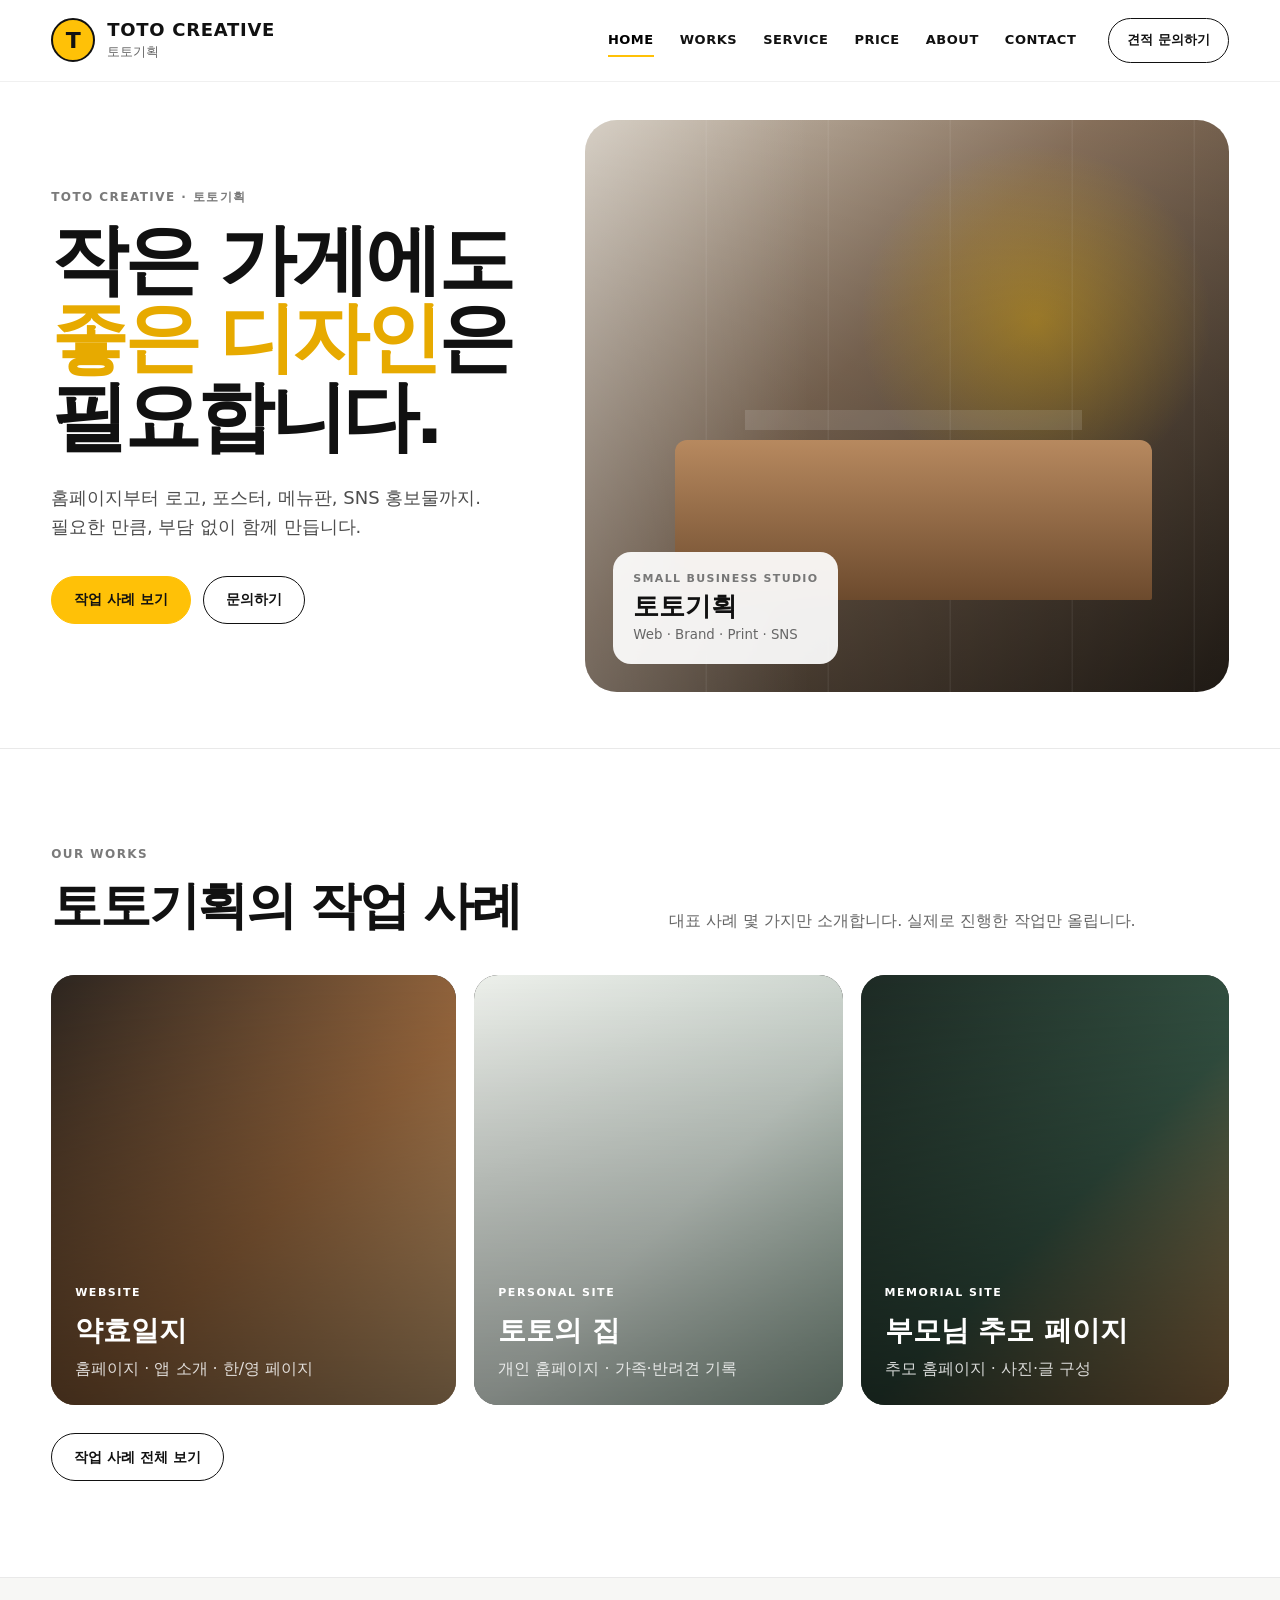
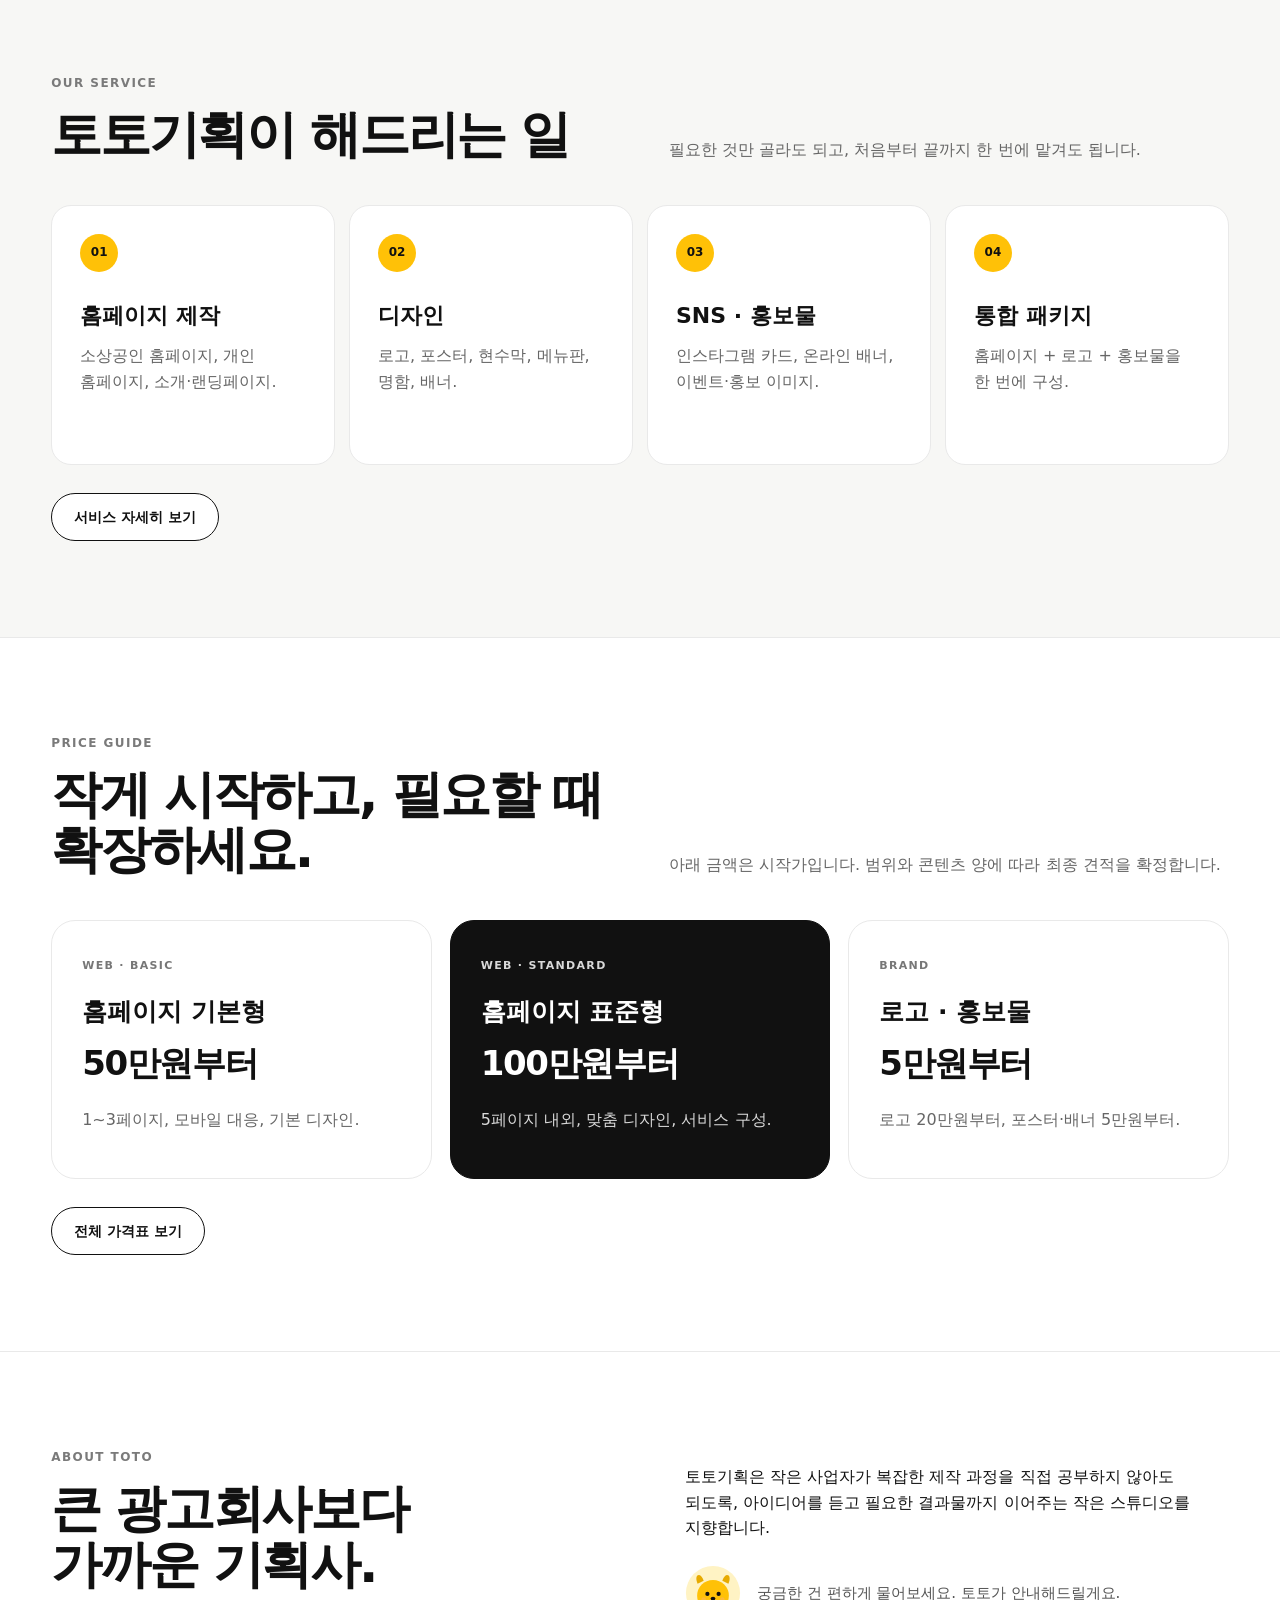
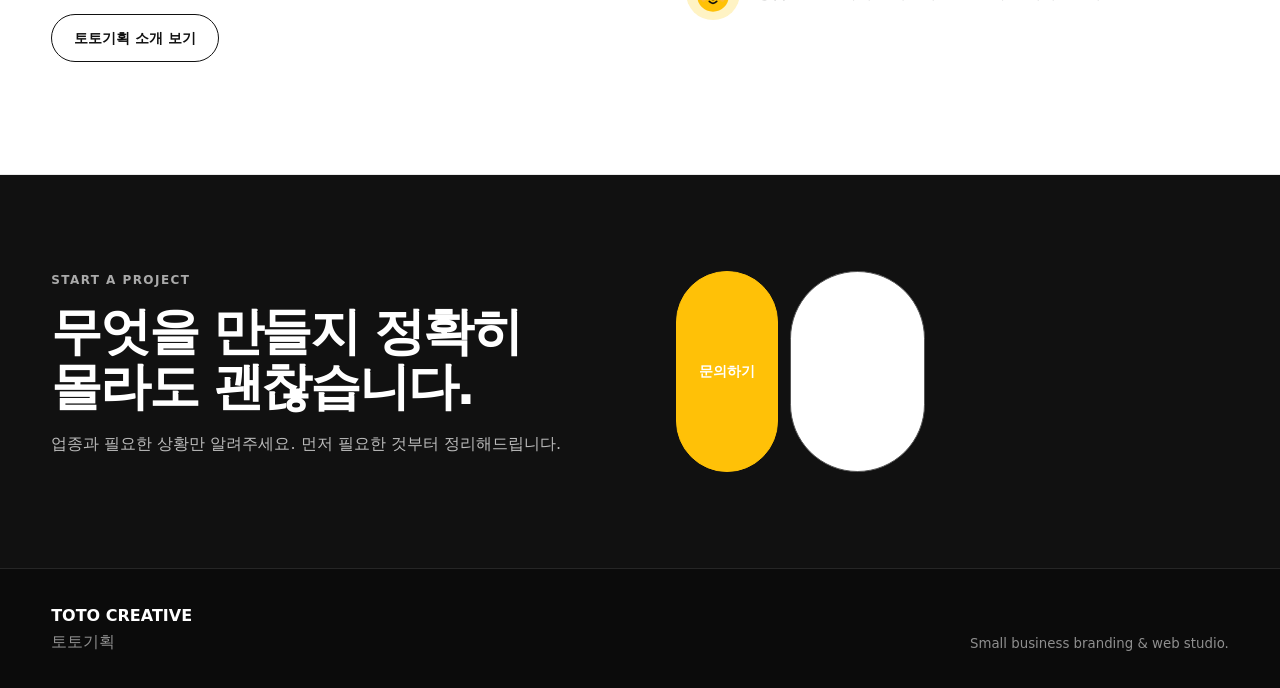
<file: index.html>
<!doctype html>
<html lang="ko">
<head>
  <meta charset="utf-8" />
  <meta name="viewport" content="width=device-width, initial-scale=1" />
  <title>토토기획 | 홈페이지·디자인·홍보물 제작</title>
  <meta name="description" content="작은 가게에도 좋은 디자인은 필요합니다. 홈페이지부터 로고, 포스터, 메뉴판, SNS 홍보물까지 토토기획이 필요한 만큼 함께 만듭니다." />
  <link rel="canonical" href="https://luke777-cpu.github.io/toto-creative/" />
  <meta property="og:type" content="website" />
  <meta property="og:site_name" content="TOTO CREATIVE 토토기획" />
  <meta property="og:title" content="토토기획 | 홈페이지·디자인·홍보물 제작" />
  <meta property="og:description" content="작은 가게에도 좋은 디자인은 필요합니다. 홈페이지, 로고, 포스터, SNS 홍보물까지 부담 없이 함께 만듭니다." />
  <meta property="og:image" content="https://luke777-cpu.github.io/toto-creative/images/og/og-default.png" />
  <meta property="og:url" content="https://luke777-cpu.github.io/toto-creative/" />
  <meta name="twitter:card" content="summary_large_image" />
  <link rel="icon" href="images/brand/favicon.svg" type="image/svg+xml" />
  <link rel="stylesheet" href="styles.css" />
</head>
<body>
  <header class="site-header">
    <a class="brand" href="index.html" aria-label="TOTO CREATIVE 홈">
      <span class="brand-mark">T</span>
      <span class="brand-copy"><strong>TOTO CREATIVE</strong><small>토토기획</small></span>
    </a>
    <nav class="nav" aria-label="주요 메뉴">
      <a href="index.html">HOME</a><a href="works/index.html">WORKS</a><a href="service.html">SERVICE</a><a href="price.html">PRICE</a><a href="about.html">ABOUT</a><a href="contact.html">CONTACT</a>
    </nav>
    <a class="header-cta" href="contact.html">견적 문의하기</a>
    <button class="nav-toggle" type="button" aria-label="메뉴 열기" aria-expanded="false" aria-controls="mobile-nav">
      <span></span><span></span><span></span>
    </button>
  </header>
  <nav id="mobile-nav" class="mobile-nav" aria-label="모바일 메뉴">
    <a href="index.html">HOME</a><a href="works/index.html">WORKS</a><a href="service.html">SERVICE</a><a href="price.html">PRICE</a><a href="about.html">ABOUT</a><a href="contact.html">CONTACT</a>
    <a class="btn btn-primary" href="contact.html">견적 문의하기</a>
  </nav>

  <main id="top">
    <section class="hero">
      <div class="hero-copy">
        <p class="eyebrow">TOTO CREATIVE · 토토기획</p>
        <h1 class="hero-title"><span class="hero-line">작은 가게에도</span><span class="hero-line"><em>좋은 디자인</em>은 필요합니다.</span></h1>
        <p class="hero-desc">홈페이지부터 로고, 포스터, 메뉴판, SNS 홍보물까지.<br>필요한 만큼, 부담 없이 함께 만듭니다.</p>
        <div class="hero-actions">
          <a class="btn btn-primary" href="works/index.html">작업 사례 보기</a>
          <a class="btn btn-ghost" href="contact.html">문의하기</a>
        </div>
      </div>
      <div class="hero-visual" role="img" aria-label="토토기획 브랜드 비주얼">
        <div class="visual-card">
          <span>SMALL BUSINESS STUDIO</span>
          <strong>토토기획</strong>
          <small>Web · Brand · Print · SNS</small>
        </div>
      </div>
    </section>

    <section class="section" id="works">
      <div class="section-head">
        <div><p class="eyebrow">OUR WORKS</p><h2>토토기획의 작업 사례</h2></div>
        <p>대표 사례 몇 가지만 소개합니다. 실제로 진행한 작업만 올립니다.</p>
      </div>
      <div class="work-grid">
        <article class="work-card cafe"><div class="work-overlay"><span>WEBSITE</span><h3>약효일지</h3><p>홈페이지 · 앱 소개 · 한/영 페이지</p></div></article>
        <article class="work-card clinic"><div class="work-overlay"><span>PERSONAL SITE</span><h3>토토의 집</h3><p>개인 홈페이지 · 가족·반려견 기록</p></div></article>
        <article class="work-card stay"><div class="work-overlay"><span>MEMORIAL SITE</span><h3>부모님 추모 페이지</h3><p>추모 홈페이지 · 사진·글 구성</p></div></article>
      </div>
      <div class="hero-actions" style="margin-top:28px">
        <a class="btn btn-ghost" href="works/index.html">작업 사례 전체 보기</a>
      </div>
    </section>

    <section class="section service" id="service">
      <div class="section-head"><div><p class="eyebrow">OUR SERVICE</p><h2>토토기획이 해드리는 일</h2></div><p>필요한 것만 골라도 되고, 처음부터 끝까지 한 번에 맡겨도 됩니다.</p></div>
      <div class="service-grid">
        <div class="service-card"><b>01</b><h3>홈페이지 제작</h3><p>소상공인 홈페이지, 개인 홈페이지, 소개·랜딩페이지.</p></div>
        <div class="service-card"><b>02</b><h3>디자인</h3><p>로고, 포스터, 현수막, 메뉴판, 명함, 배너.</p></div>
        <div class="service-card"><b>03</b><h3>SNS · 홍보물</h3><p>인스타그램 카드, 온라인 배너, 이벤트·홍보 이미지.</p></div>
        <div class="service-card"><b>04</b><h3>통합 패키지</h3><p>홈페이지 + 로고 + 홍보물을 한 번에 구성.</p></div>
      </div>
      <div class="hero-actions" style="margin-top:28px">
        <a class="btn btn-ghost" href="service.html">서비스 자세히 보기</a>
      </div>
    </section>

    <section class="section price" id="price">
      <div class="section-head"><div><p class="eyebrow">PRICE GUIDE</p><h2>작게 시작하고, 필요할 때 확장하세요.</h2></div><p>아래 금액은 시작가입니다. 범위와 콘텐츠 양에 따라 최종 견적을 확정합니다.</p></div>
      <div class="price-grid">
        <div class="price-card"><span>WEB · BASIC</span><h3>홈페이지 기본형</h3><strong>50만원부터</strong><p>1~3페이지, 모바일 대응, 기본 디자인.</p></div>
        <div class="price-card featured"><span>WEB · STANDARD</span><h3>홈페이지 표준형</h3><strong>100만원부터</strong><p>5페이지 내외, 맞춤 디자인, 서비스 구성.</p></div>
        <div class="price-card"><span>BRAND</span><h3>로고 · 홍보물</h3><strong>5만원부터</strong><p>로고 20만원부터, 포스터·배너 5만원부터.</p></div>
      </div>
      <div class="hero-actions" style="margin-top:28px">
        <a class="btn btn-ghost" href="price.html">전체 가격표 보기</a>
      </div>
    </section>

    <section class="section about" id="about">
      <div><p class="eyebrow">ABOUT TOTO</p><h2>큰 광고회사보다<br>가까운 기획사.</h2><p style="margin-top:22px"><a class="btn btn-ghost" href="about.html">토토기획 소개 보기</a></p></div>
      <div>
        <p>토토기획은 작은 사업자가 복잡한 제작 과정을 직접 공부하지 않아도 되도록, 아이디어를 듣고 필요한 결과물까지 이어주는 작은 스튜디오를 지향합니다.</p>
        <div class="about-toto-point" style="padding:0;margin-top:24px">
          <img src="images/toto/toto-mascot.svg" alt="토토기획 마스코트 토토" width="56" height="56" loading="lazy" />
          <p>궁금한 건 편하게 물어보세요. 토토가 안내해드릴게요.</p>
        </div>
      </div>
    </section>

    <section class="section contact" id="contact">
      <div><p class="eyebrow">START A PROJECT</p><h2>무엇을 만들지 정확히 몰라도 괜찮습니다.</h2><p>업종과 필요한 상황만 알려주세요. 먼저 필요한 것부터 정리해드립니다.</p></div>
      <div class="hero-actions">
        <a class="btn btn-primary" href="contact.html">문의하기</a>
        <a class="btn btn-ghost" href="mailto:ypark1416@gmail.com" style="border-color:#555;color:#fff">이메일로 문의</a>
      </div>
    </section>
  </main>

  <footer><div><strong>TOTO CREATIVE</strong><span>토토기획</span></div><small>Small business branding &amp; web studio.</small></footer>
  <script src="script.js"></script>
</body>
</html>
</file>
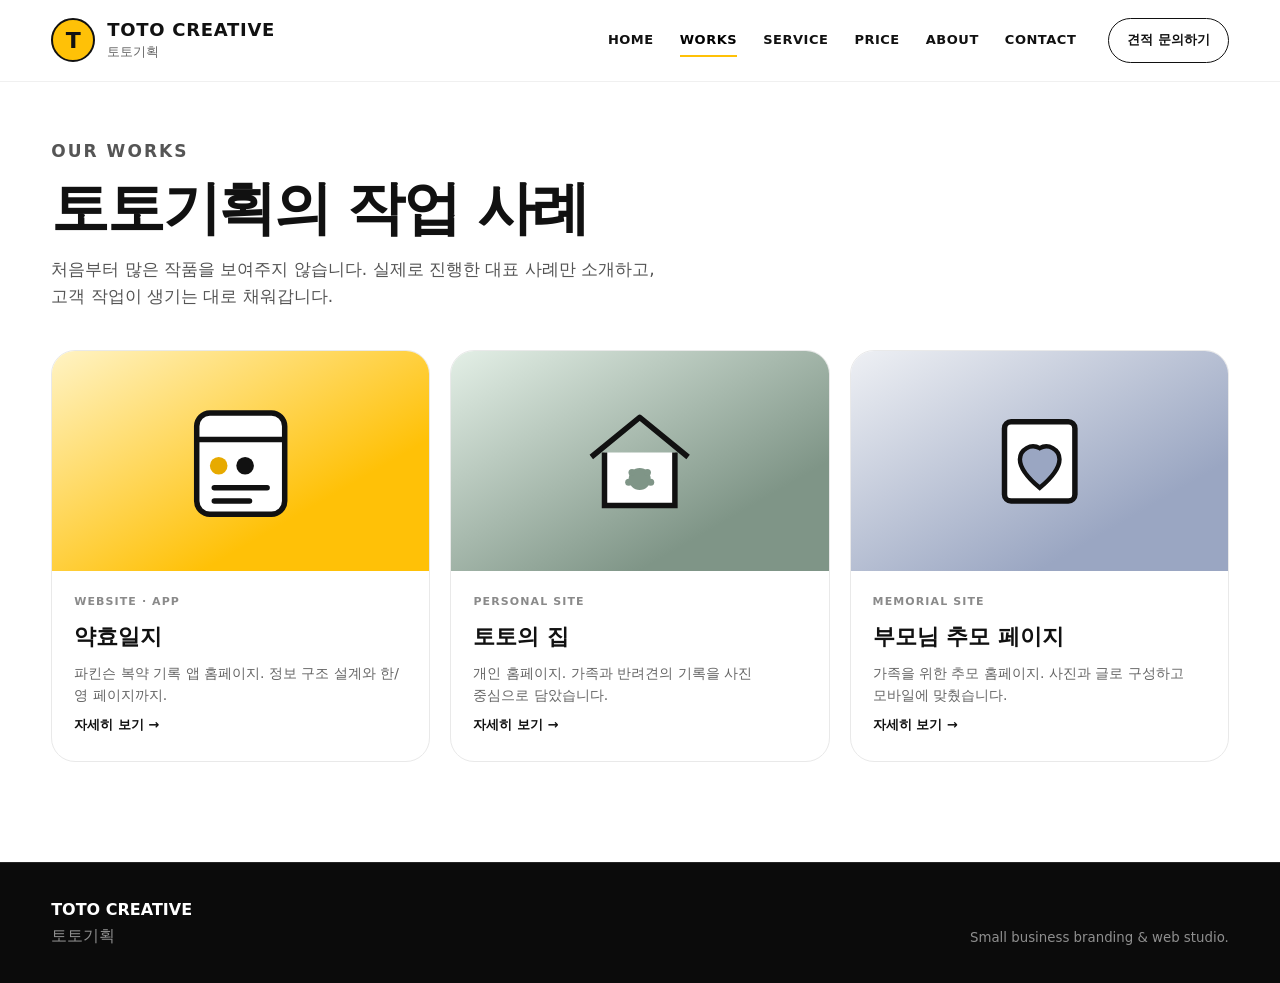
<file: works/index.html>
<!doctype html>
<html lang="ko">
<head>
  <meta charset="utf-8" />
  <meta name="viewport" content="width=device-width, initial-scale=1" />
  <title>작업 사례 | 토토기획</title>
  <meta name="description" content="토토기획이 실제로 진행한 작업 사례 — 홈페이지, 개인 사이트, 추모 페이지." />
  <link rel="canonical" href="https://luke777-cpu.github.io/toto-creative/works/index.html" />
  <meta property="og:type" content="website" />
  <meta property="og:site_name" content="TOTO CREATIVE 토토기획" />
  <meta property="og:title" content="작업 사례 | 토토기획" />
  <meta property="og:description" content="토토기획이 실제로 진행한 작업 사례를 확인해보세요." />
  <meta property="og:image" content="https://luke777-cpu.github.io/toto-creative/images/og/og-default.png" />
  <meta property="og:url" content="https://luke777-cpu.github.io/toto-creative/works/index.html" />
  <meta name="twitter:card" content="summary_large_image" />
  <link rel="icon" href="../images/brand/favicon.svg" type="image/svg+xml" />
  <link rel="stylesheet" href="../styles.css" />
</head>
<body>
  <header class="site-header">
    <a class="brand" href="../index.html" aria-label="TOTO CREATIVE 홈">
      <span class="brand-mark">T</span>
      <span class="brand-copy"><strong>TOTO CREATIVE</strong><small>토토기획</small></span>
    </a>
    <nav class="nav" aria-label="주요 메뉴">
      <a href="../index.html">HOME</a><a href="index.html">WORKS</a><a href="../service.html">SERVICE</a><a href="../price.html">PRICE</a><a href="../about.html">ABOUT</a><a href="../contact.html">CONTACT</a>
    </nav>
    <a class="header-cta" href="../contact.html">견적 문의하기</a>
    <button class="nav-toggle" type="button" aria-label="메뉴 열기" aria-expanded="false" aria-controls="mobile-nav">
      <span></span><span></span><span></span>
    </button>
  </header>
  <nav id="mobile-nav" class="mobile-nav" aria-label="모바일 메뉴">
    <a href="../index.html">HOME</a><a href="index.html">WORKS</a><a href="../service.html">SERVICE</a><a href="../price.html">PRICE</a><a href="../about.html">ABOUT</a><a href="../contact.html">CONTACT</a>
    <a class="btn btn-primary" href="../contact.html">견적 문의하기</a>
  </nav>

  <main>
    <section class="page-hero">
      <p class="eyebrow">OUR WORKS</p>
      <h1>토토기획의 작업 사례</h1>
      <p>처음부터 많은 작품을 보여주지 않습니다. 실제로 진행한 대표 사례만 소개하고, 고객 작업이 생기는 대로 채워갑니다.</p>
    </section>

    <div class="works-grid">
      <a class="work-tile" href="yakhyo-diary.html">
        <div class="cover c-diary">
          <svg viewBox="0 0 64 64" fill="none" aria-hidden="true">
            <rect x="12" y="10" width="40" height="46" rx="6" fill="#fff" stroke="#111" stroke-width="2.5"/>
            <line x1="12" y1="22" x2="52" y2="22" stroke="#111" stroke-width="2.5"/>
            <circle cx="22" cy="34" r="4" fill="#E7AA00"/>
            <circle cx="34" cy="34" r="4" fill="#111"/>
            <line x1="20" y1="44" x2="44" y2="44" stroke="#111" stroke-width="2.5" stroke-linecap="round"/>
            <line x1="20" y1="50" x2="36" y2="50" stroke="#111" stroke-width="2.5" stroke-linecap="round"/>
          </svg>
        </div>
        <div class="body">
          <span class="kind">WEBSITE · APP</span>
          <h3>약효일지</h3>
          <p class="desc">파킨슨 복약 기록 앱 홈페이지. 정보 구조 설계와 한/영 페이지까지.</p>
          <span class="more">자세히 보기</span>
        </div>
      </a>

      <a class="work-tile" href="toto-house.html">
        <div class="cover c-house">
          <svg viewBox="0 0 64 64" fill="none" aria-hidden="true">
            <path d="M10 30L32 12L54 30" stroke="#111" stroke-width="2.5" stroke-linejoin="round" fill="none"/>
            <path d="M16 28V52H48V28" stroke="#111" stroke-width="2.5" fill="#fff"/>
            <circle cx="32" cy="40" r="5" fill="#7f9587"/>
            <circle cx="28.5" cy="37" r="1.6" fill="#7f9587"/>
            <circle cx="35.5" cy="37" r="1.6" fill="#7f9587"/>
            <circle cx="27" cy="41.5" r="1.6" fill="#7f9587"/>
            <circle cx="37" cy="41.5" r="1.6" fill="#7f9587"/>
          </svg>
        </div>
        <div class="body">
          <span class="kind">PERSONAL SITE</span>
          <h3>토토의 집</h3>
          <p class="desc">개인 홈페이지. 가족과 반려견의 기록을 사진 중심으로 담았습니다.</p>
          <span class="more">자세히 보기</span>
        </div>
      </a>

      <a class="work-tile" href="memorial.html">
        <div class="cover c-memorial">
          <svg viewBox="0 0 64 64" fill="none" aria-hidden="true">
            <rect x="16" y="14" width="32" height="36" rx="3" fill="#fff" stroke="#111" stroke-width="2.5"/>
            <path d="M32 44c6-5 9-9 9-13a6 6 0 0 0-9-5 6 6 0 0 0-9 5c0 4 3 8 9 13z" fill="#9aa6c2" stroke="#111" stroke-width="2"/>
          </svg>
        </div>
        <div class="body">
          <span class="kind">MEMORIAL SITE</span>
          <h3>부모님 추모 페이지</h3>
          <p class="desc">가족을 위한 추모 홈페이지. 사진과 글로 구성하고 모바일에 맞췄습니다.</p>
          <span class="more">자세히 보기</span>
        </div>
      </a>
    </div>
  </main>

  <footer><div><strong>TOTO CREATIVE</strong><span>토토기획</span></div><small>Small business branding &amp; web studio.</small></footer>
  <script src="../script.js"></script>
</body>
</html>
</file>
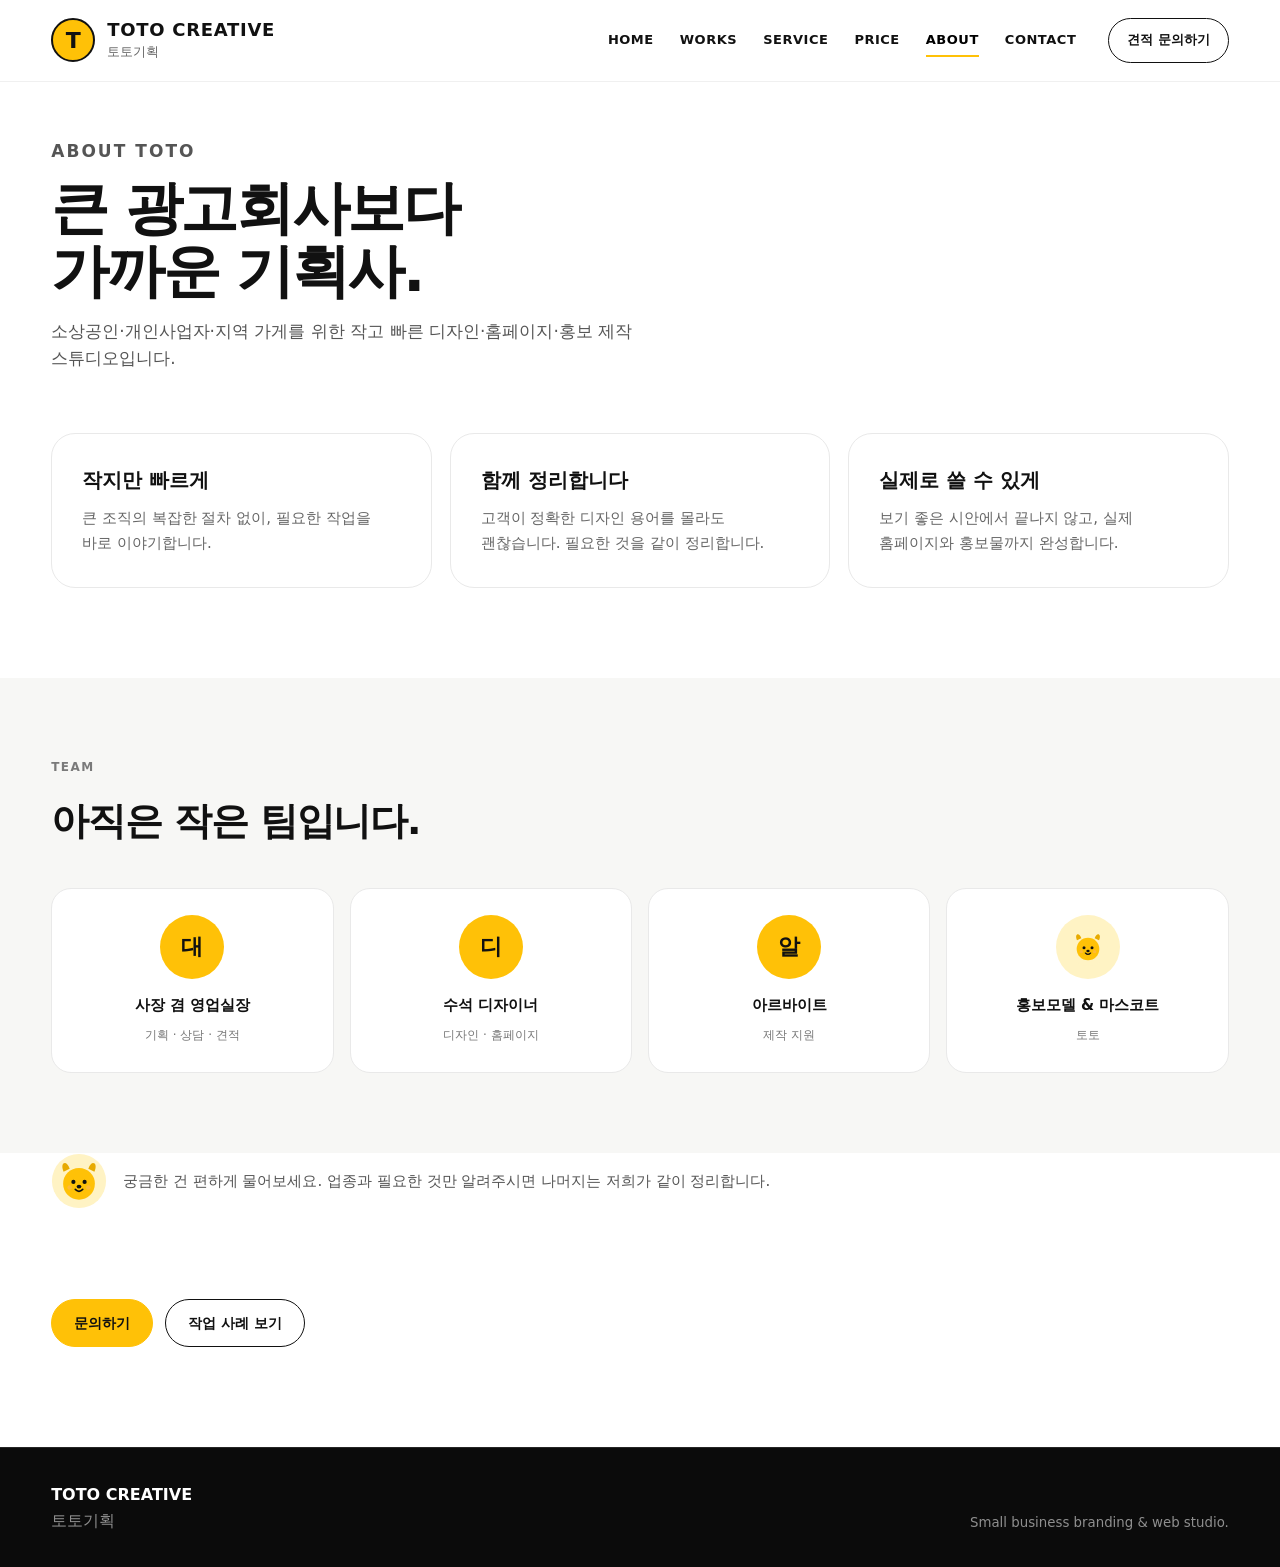
<file: about.html>
<!doctype html>
<html lang="ko">
<head>
  <meta charset="utf-8" />
  <meta name="viewport" content="width=device-width, initial-scale=1" />
  <title>소개 | 토토기획</title>
  <meta name="description" content="작지만 빠르게, 함께 정리하고, 실제로 쓸 수 있게. 토토기획을 소개합니다." />
  <link rel="canonical" href="https://luke777-cpu.github.io/toto-creative/about.html" />
  <meta property="og:type" content="website" />
  <meta property="og:site_name" content="TOTO CREATIVE 토토기획" />
  <meta property="og:title" content="소개 | 토토기획" />
  <meta property="og:description" content="큰 광고회사보다 가까운 기획사, 토토기획을 소개합니다." />
  <meta property="og:image" content="https://luke777-cpu.github.io/toto-creative/images/og/og-default.png" />
  <meta property="og:url" content="https://luke777-cpu.github.io/toto-creative/about.html" />
  <meta name="twitter:card" content="summary_large_image" />
  <link rel="icon" href="images/brand/favicon.svg" type="image/svg+xml" />
  <link rel="stylesheet" href="styles.css" />
</head>
<body>
  <header class="site-header">
    <a class="brand" href="index.html" aria-label="TOTO CREATIVE 홈">
      <span class="brand-mark">T</span>
      <span class="brand-copy"><strong>TOTO CREATIVE</strong><small>토토기획</small></span>
    </a>
    <nav class="nav" aria-label="주요 메뉴">
      <a href="index.html">HOME</a><a href="works/index.html">WORKS</a><a href="service.html">SERVICE</a><a href="price.html">PRICE</a><a href="about.html">ABOUT</a><a href="contact.html">CONTACT</a>
    </nav>
    <a class="header-cta" href="contact.html">견적 문의하기</a>
    <button class="nav-toggle" type="button" aria-label="메뉴 열기" aria-expanded="false" aria-controls="mobile-nav">
      <span></span><span></span><span></span>
    </button>
  </header>
  <nav id="mobile-nav" class="mobile-nav" aria-label="모바일 메뉴">
    <a href="index.html">HOME</a><a href="works/index.html">WORKS</a><a href="service.html">SERVICE</a><a href="price.html">PRICE</a><a href="about.html">ABOUT</a><a href="contact.html">CONTACT</a>
    <a class="btn btn-primary" href="contact.html">견적 문의하기</a>
  </nav>

  <main>
    <section class="page-hero">
      <p class="eyebrow">ABOUT TOTO</p>
      <h1>큰 광고회사보다<br>가까운 기획사.</h1>
      <p>소상공인·개인사업자·지역 가게를 위한 작고 빠른 디자인·홈페이지·홍보 제작 스튜디오입니다.</p>
    </section>

    <div class="about-values">
      <div class="value-card">
        <h3>작지만 빠르게</h3>
        <p>큰 조직의 복잡한 절차 없이, 필요한 작업을 바로 이야기합니다.</p>
      </div>
      <div class="value-card">
        <h3>함께 정리합니다</h3>
        <p>고객이 정확한 디자인 용어를 몰라도 괜찮습니다. 필요한 것을 같이 정리합니다.</p>
      </div>
      <div class="value-card">
        <h3>실제로 쓸 수 있게</h3>
        <p>보기 좋은 시안에서 끝나지 않고, 실제 홈페이지와 홍보물까지 완성합니다.</p>
      </div>
    </div>

    <section class="team-section">
      <div class="team-inner">
        <p class="eyebrow">TEAM</p>
        <h2 style="font-size:clamp(26px,3vw,38px);margin:8px 0 0;letter-spacing:-.03em">아직은 작은 팀입니다.</h2>
        <div class="team-grid">
          <div class="team-card"><div class="avatar">대</div><h4>사장 겸 영업실장</h4><small>기획 · 상담 · 견적</small></div>
          <div class="team-card"><div class="avatar">디</div><h4>수석 디자이너</h4><small>디자인 · 홈페이지</small></div>
          <div class="team-card"><div class="avatar">알</div><h4>아르바이트</h4><small>제작 지원</small></div>
          <div class="team-card toto"><div class="avatar"><img src="images/toto/toto-mascot.svg" alt="토토" width="40" height="40" loading="lazy" /></div><h4>홍보모델 &amp; 마스코트</h4><small>토토</small></div>
        </div>
      </div>
    </section>

    <div class="about-toto-point">
      <img src="images/toto/toto-mascot.svg" alt="토토기획 마스코트 토토" width="56" height="56" loading="lazy" />
      <p>궁금한 건 편하게 물어보세요. 업종과 필요한 것만 알려주시면 나머지는 저희가 같이 정리합니다.</p>
    </div>

    <div class="hero-actions" style="max-width:var(--max);margin:0 auto;padding:0 4vw 100px">
      <a class="btn btn-primary" href="contact.html">문의하기</a>
      <a class="btn btn-ghost" href="works/index.html">작업 사례 보기</a>
    </div>
  </main>

  <footer><div><strong>TOTO CREATIVE</strong><span>토토기획</span></div><small>Small business branding &amp; web studio.</small></footer>
  <script src="script.js"></script>
</body>
</html>
</file>
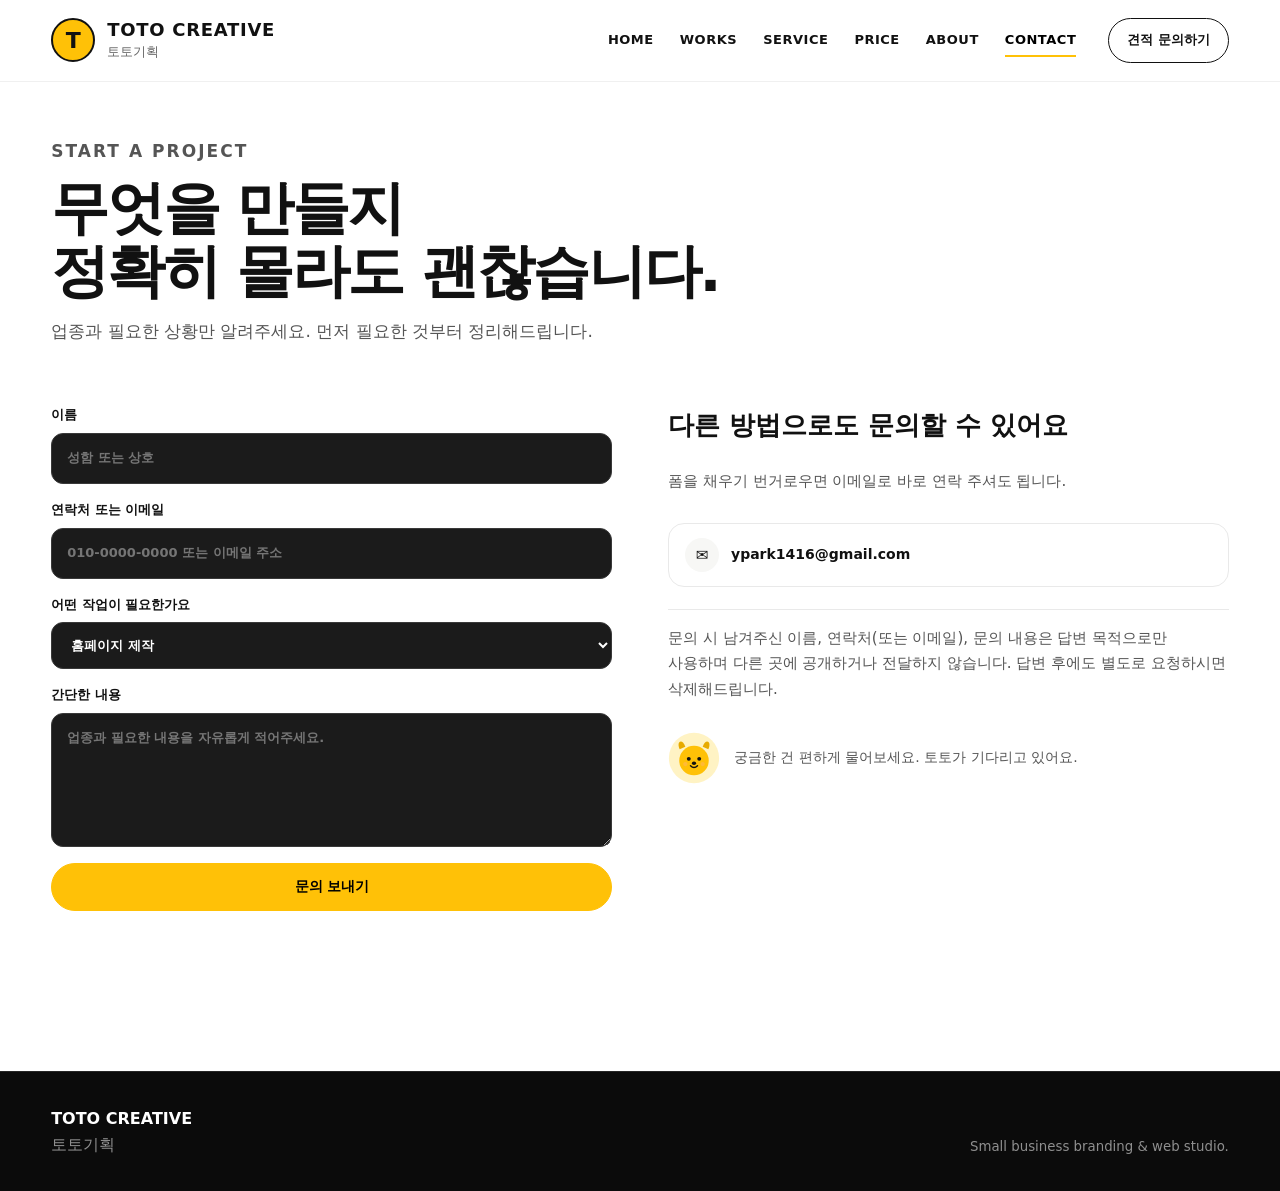
<file: contact.html>
<!doctype html>
<html lang="ko">
<head>
  <meta charset="utf-8" />
  <meta name="viewport" content="width=device-width, initial-scale=1" />
  <title>문의하기 | 토토기획</title>
  <meta name="description" content="업종과 필요한 작업만 알려주세요. 토토기획에 편하게 문의하세요." />
  <link rel="canonical" href="https://luke777-cpu.github.io/toto-creative/contact.html" />
  <meta property="og:type" content="website" />
  <meta property="og:site_name" content="TOTO CREATIVE 토토기획" />
  <meta property="og:title" content="문의하기 | 토토기획" />
  <meta property="og:description" content="무엇을 만들지 정확히 몰라도 괜찮습니다. 토토기획에 편하게 문의하세요." />
  <meta property="og:image" content="https://luke777-cpu.github.io/toto-creative/images/og/og-default.png" />
  <meta property="og:url" content="https://luke777-cpu.github.io/toto-creative/contact.html" />
  <meta name="twitter:card" content="summary_large_image" />
  <link rel="icon" href="images/brand/favicon.svg" type="image/svg+xml" />
  <link rel="stylesheet" href="styles.css" />
</head>
<body>
  <header class="site-header">
    <a class="brand" href="index.html" aria-label="TOTO CREATIVE 홈">
      <span class="brand-mark">T</span>
      <span class="brand-copy"><strong>TOTO CREATIVE</strong><small>토토기획</small></span>
    </a>
    <nav class="nav" aria-label="주요 메뉴">
      <a href="index.html">HOME</a><a href="works/index.html">WORKS</a><a href="service.html">SERVICE</a><a href="price.html">PRICE</a><a href="about.html">ABOUT</a><a href="contact.html">CONTACT</a>
    </nav>
    <a class="header-cta" href="contact.html">견적 문의하기</a>
    <button class="nav-toggle" type="button" aria-label="메뉴 열기" aria-expanded="false" aria-controls="mobile-nav">
      <span></span><span></span><span></span>
    </button>
  </header>
  <nav id="mobile-nav" class="mobile-nav" aria-label="모바일 메뉴">
    <a href="index.html">HOME</a><a href="works/index.html">WORKS</a><a href="service.html">SERVICE</a><a href="price.html">PRICE</a><a href="about.html">ABOUT</a><a href="contact.html">CONTACT</a>
    <a class="btn btn-primary" href="contact.html">견적 문의하기</a>
  </nav>

  <main>
    <section class="page-hero">
      <p class="eyebrow">START A PROJECT</p>
      <h1>무엇을 만들지<br>정확히 몰라도 괜찮습니다.</h1>
      <p>업종과 필요한 상황만 알려주세요. 먼저 필요한 것부터 정리해드립니다.</p>
    </section>

    <div class="contact-page">
      <form class="contact-form" id="contact-form" action="https://formsubmit.co/ajax/ypark1416@gmail.com" method="POST">
        <input type="hidden" name="_subject" value="토토기획 홈페이지 문의" />
        <input type="hidden" name="_template" value="table" />
        <input type="text" name="_honey" style="display:none" tabindex="-1" autocomplete="off" />
        <label>이름<input type="text" name="이름" placeholder="성함 또는 상호" required></label>
        <label>연락처 또는 이메일<input type="text" name="연락처_이메일" placeholder="010-0000-0000 또는 이메일 주소" required></label>
        <label>어떤 작업이 필요한가요<select name="필요한_작업">
          <option>홈페이지 제작</option>
          <option>로고 · 브랜드</option>
          <option>포스터 · 홍보물</option>
          <option>SNS 콘텐츠</option>
          <option>통합 패키지</option>
          <option>잘 모르겠어요</option>
        </select></label>
        <label>간단한 내용<textarea name="내용" rows="5" placeholder="업종과 필요한 내용을 자유롭게 적어주세요."></textarea></label>
        <button class="btn btn-primary" type="submit">문의 보내기</button>
        <p class="form-status" id="form-status" role="status" aria-live="polite"></p>
      </form>

      <aside class="contact-info">
        <h2>다른 방법으로도 문의할 수 있어요</h2>
        <p>폼을 채우기 번거로우면 이메일로 바로 연락 주셔도 됩니다.</p>
        <div class="contact-channels">
          <a class="contact-channel" href="mailto:ypark1416@gmail.com"><span class="ico">✉️</span> ypark1416@gmail.com</a>
        </div>
        <p class="privacy-note">문의 시 남겨주신 이름, 연락처(또는 이메일), 문의 내용은 답변 목적으로만 사용하며 다른 곳에 공개하거나 전달하지 않습니다. 답변 후에도 별도로 요청하시면 삭제해드립니다.</p>
        <div class="contact-toto">
          <img src="images/toto/toto-mascot.svg" alt="토토기획 마스코트 토토" width="52" height="52" loading="lazy" />
          <p>궁금한 건 편하게 물어보세요. 토토가 기다리고 있어요.</p>
        </div>
      </aside>
    </div>
  </main>

  <footer><div><strong>TOTO CREATIVE</strong><span>토토기획</span></div><small>Small business branding &amp; web studio.</small></footer>
  <script src="script.js"></script>
</body>
</html>
</file>
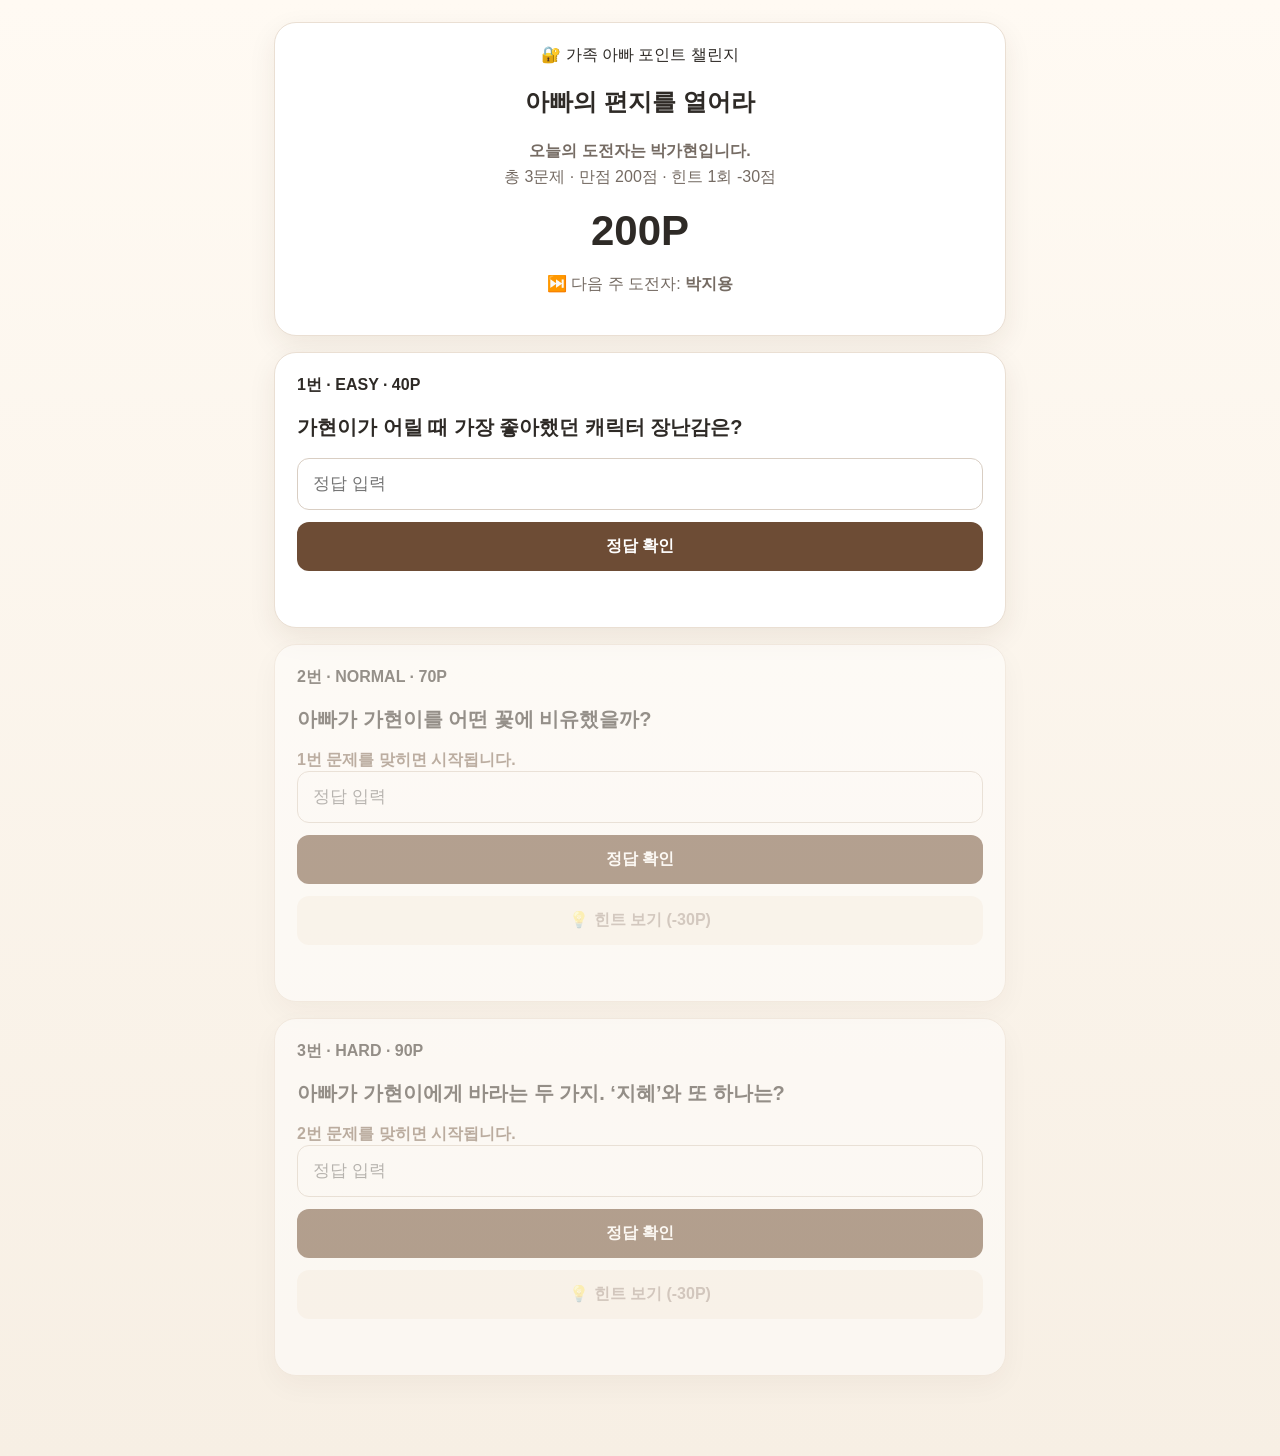
<file: family-challenge-gahyun-clean.html>
<!doctype html><html lang="ko"><head><meta charset="utf-8"><meta name="viewport" content="width=device-width,initial-scale=1"><title>아빠의 편지를 열어라 - 박가현</title><link rel="preconnect" href="https://fonts.googleapis.com"><link rel="preconnect" href="https://fonts.gstatic.com" crossorigin><link href="https://fonts.googleapis.com/css2?family=Nanum+Pen+Script&display=swap" rel="stylesheet"><style>:root{--line:#eadfd3;--good:#2e7d32;--bad:#b3261e}*{box-sizing:border-box}body{margin:0;background:linear-gradient(#fffaf3,#f7efe4);color:#2e2a26;font-family:-apple-system,BlinkMacSystemFont,"Apple SD Gothic Neo","Noto Sans KR",sans-serif}.wrap{max-width:760px;margin:auto;padding:22px 14px 80px}.hero,.card,.letter{background:#fff;border:1px solid var(--line);border-radius:22px;box-shadow:0 10px 28px #3c230f14}.hero,.card{padding:22px;margin-top:16px}.hero{text-align:center;margin-top:0}.score{font-size:42px;font-weight:900}.muted{color:#756b63;line-height:1.65}.q{font-size:20px;font-weight:750;line-height:1.5;margin:16px 0}input{width:100%;padding:15px;border:1px solid #d9cec3;border-radius:12px;font-size:17px}button{width:100%;border:0;border-radius:12px;padding:14px 16px;margin-top:12px;font-size:16px;font-weight:800;background:#6d4c35;color:#fff}.hintBtn{background:#f3e6d7;color:#5b3d2b}.hintBtn:disabled{opacity:.5}.locked{opacity:.5;pointer-events:none}.msg{min-height:24px;margin-top:10px;font-weight:800}.good{color:var(--good)}.bad{color:var(--bad)}.timer{color:#7c6756;font-weight:700;margin-top:8px}.hint{display:none;margin-top:10px;padding:12px;background:#fff7e7;border-radius:10px}.final{display:none;text-align:center}.letter{display:none;margin-top:20px;padding:18px;background:#fdfbf4}.paper{max-width:680px;margin:auto;padding:38px 32px 44px;border-radius:12px;background:repeating-linear-gradient(to bottom,#fffef8 0,#fffef8 38px,#d9d8d0 39px,#fffef8 40px);box-shadow:0 8px 24px #00000014;transform:rotate(-.2deg)}.hand{font-family:"Nanum Pen Script","Apple SD Gothic Neo",cursive;color:#173d89;font-size:30px;line-height:1.4}.hand p{margin:0 0 24px}@media(max-width:480px){.paper{padding:28px 20px}.hand{font-size:26px}.q{font-size:18px}}</style></head><body><main class="wrap"><section class="hero"><div>🔐 가족 아빠 포인트 챌린지</div><h1>아빠의 편지를 열어라</h1><p class="muted"><b>오늘의 도전자는 박가현입니다.</b><br>총 3문제 · 만점 200점 · 힌트 1회 -30점</p><div class="score"><span id="score">200</span>P</div><p class="muted">⏭️ 다음 주 도전자: <b>박지용</b></p></section><section class="card" id="card1"><b>1번 · EASY · 40P</b><div class="q">가현이가 어릴 때 가장 좋아했던 캐릭터 장난감은?</div><input id="answer1" placeholder="정답 입력"><button id="btn1">정답 확인</button><div id="msg1" class="msg"></div></section><section class="card locked" id="card2"><b>2번 · NORMAL · 70P</b><div class="q">아빠가 가현이를 어떤 꽃에 비유했을까?</div><div id="timer2" class="timer">1번 문제를 맞히면 시작됩니다.</div><input id="answer2" placeholder="정답 입력"><button id="btn2">정답 확인</button><button id="hintBtn2" class="hintBtn" disabled>💡 힌트 보기 (-30P)</button><div id="hint2" class="hint">🌹 장미를 닮은 꽃</div><div id="msg2" class="msg"></div></section><section class="card locked" id="card3"><b>3번 · HARD · 90P</b><div class="q">아빠가 가현이에게 바라는 두 가지. ‘지혜’와 또 하나는?</div><div id="timer3" class="timer">2번 문제를 맞히면 시작됩니다.</div><input id="answer3" placeholder="정답 입력"><button id="btn3">정답 확인</button><button id="hintBtn3" class="hintBtn" disabled>💡 힌트 보기 (-30P)</button><div id="hint3" class="hint">💪 한번 마음먹은 일을 쉽게 놓지 않는 힘. 두 글자.</div><div id="msg3" class="msg"></div></section><section class="card final" id="final"><div>🔓 3개의 자물쇠가 모두 열렸습니다.</div><div class="score"><span id="finalScore">200</span>P</div><p class="muted">가현아, 이제 아빠의 편지를 읽어봐. ❤️</p><button id="letterBtn">❤️ 아빠의 편지 보기</button></section><article id="letter" class="letter"><h2 style="text-align:center">아빠가 가현이에게</h2><div class="paper"><div class="hand"><p>가현아</p><p>공부 말고는 뭐든 잘하는 가현이.</p><p>아빠가 너를 꽃에 비유한다면, 너는 장미보다는 찔레꽃 같은 아이다. 장미의 화려함을 좇아가기도 했지만, 장미에게 밀린 찔레꽃 같은 아이다.</p><p>어린 시절부터 너는 놀 수 있는 환경에서는 눈치 안 보고 잘 놀았다. 할머니를 따라 고모 집에서 기생할 수 있는 여유는 만들어지는 것이 아니라, 타고나는 것이다.</p><p>하필이면 아빠를 닮아 조금 슬픈 아이이기도 하다. 특히 경제관념까지 아빠를 닮은 것 같아 가장 걱정되고, 많이 미안하기도 하다.</p><p>그래도 너에게는 지혜로움과 집념이 있다. 그 힘으로 세상을 잘 살아가길 바란다.</p><p>서른이 되면 하고 싶은 일이 있고, 갖고 싶은 것이 있고, 바라고 싶은 것이 있는 사람이 되었으면 좋겠다.</p><p><b>장미가 되려고 애쓰지 마라.<br>찔레꽃은 찔레꽃으로도 충분히 아름답다.</b></p><p>사랑한다.</p><p style="margin-top:30px">2026년 8월<br>아빠가</p></div></div></article></main><script>let score=200,done1=false,done2=false,hints={2:false,3:false},timers={};const $=x=>document.getElementById(x);const norm=s=>(s||'').trim().replace(/\s+/g,'').toLowerCase();function sync(finished=false){$('score').textContent=score;$('finalScore').textContent=score;parent.postMessage({type:'gahyun-score',score,finished,hints_used:Number(hints[2])+Number(hints[3])},'*')}function message(i,ok,text){const e=$('msg'+i);e.className='msg '+(ok?'good':'bad');e.textContent=text}function startTimer(i){let n=300,e=$('timer'+i),b=$('hintBtn'+i);clearInterval(timers[i]);const paint=()=>e.textContent='생각할 시간 '+String(Math.floor(n/60)).padStart(2,'0')+':'+String(n%60).padStart(2,'0');paint();timers[i]=setInterval(()=>{n--;paint();if(n<=0){clearInterval(timers[i]);e.textContent='5분이 지났습니다. 필요하면 힌트를 사용하세요.';b.disabled=false}},1000)}function submit1(){if(done1)return;const a=norm($('answer1').value),ok=a.includes('곰돌이푸')||a.includes('곰돌이푸우')||a==='푸'||a==='푸우'||a==='winniethepooh';if(ok){done1=true;message(1,true,'정답! 🍯 1번 자물쇠가 열렸습니다.');$('card2').classList.remove('locked');startTimer(2);$('card2').scrollIntoView({behavior:'smooth'})}else message(1,false,'아쉽습니다. 다시 생각해보세요.')}function submit2(){if(!done1)return;const ok=['찔레꽃','찔레'].includes(norm($('answer2').value));if(ok){done2=true;clearInterval(timers[2]);message(2,true,'정답! 🌿 2번 자물쇠가 열렸습니다.');$('card3').classList.remove('locked');startTimer(3);$('card3').scrollIntoView({behavior:'smooth'})}else message(2,false,'아직 아닙니다. 천천히 생각해보세요.')}function showLetter(){const l=$('letter');l.style.display='block';l.scrollIntoView({behavior:'smooth',block:'start'})}function submit3(){if(!done2)return;const ok=norm($('answer3').value)==='집념';if(ok){clearInterval(timers[3]);message(3,true,'정답! 💪 마지막 자물쇠가 열렸습니다.');$('final').style.display='block';sync(true);$('final').scrollIntoView({behavior:'smooth'});setTimeout(showLetter,700)}else message(3,false,'아직 아닙니다. 다시 생각해보세요.')}function useHint(i){if(hints[i])return;hints[i]=true;score=Math.max(0,score-30);$('hint'+i).style.display='block';$('hintBtn'+i).disabled=true;sync(false)}$('btn1').onclick=submit1;$('btn2').onclick=submit2;$('btn3').onclick=submit3;$('hintBtn2').onclick=()=>useHint(2);$('hintBtn3').onclick=()=>useHint(3);$('letterBtn').onclick=showLetter;[['answer1',submit1],['answer2',submit2],['answer3',submit3]].forEach(([id,fn])=>$(id).addEventListener('keydown',e=>{if(e.key==='Enter'){e.preventDefault();fn()}}));sync(false);</script></body></html>
</file>
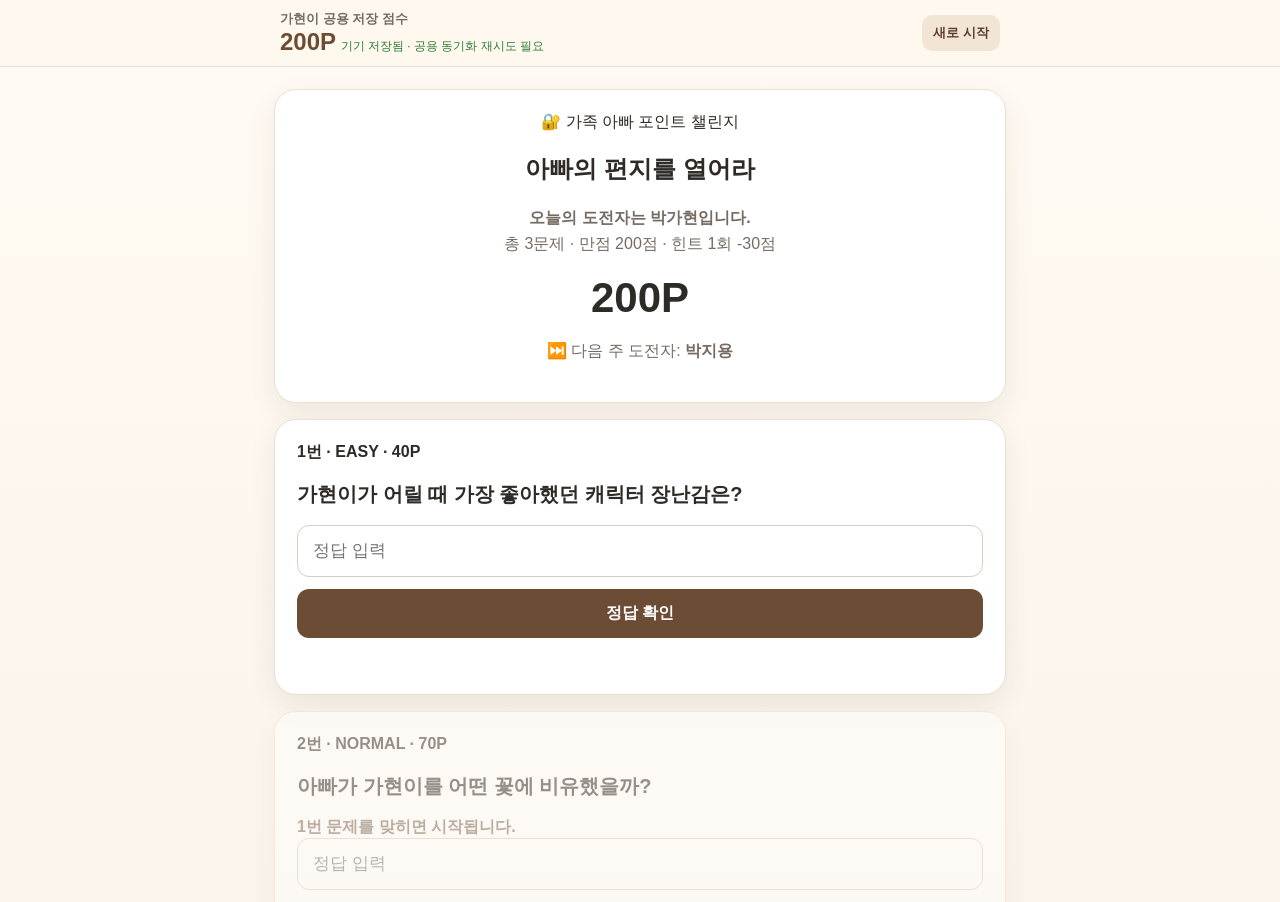
<file: family-challenge-gahyun-score.html>
<!doctype html><html lang="ko"><head><meta charset="utf-8"><meta name="viewport" content="width=device-width,initial-scale=1"><title>가현이 아빠 포인트 챌린지</title><style>*{box-sizing:border-box}html,body{margin:0;min-height:100%;background:#fff8ef;font-family:-apple-system,BlinkMacSystemFont,"Apple SD Gothic Neo","Noto Sans KR",sans-serif;color:#2e2a26}.status{position:sticky;top:0;z-index:20;background:#fff8eff5;border-bottom:1px solid #eadfd3;padding:10px 12px}.in{max-width:720px;margin:auto;display:flex;align-items:center;justify-content:space-between;gap:10px}.label{font-size:13px;color:#766a61;font-weight:700}.score{font-size:24px;font-weight:900;color:#6d4c35}.meta{font-size:12px;color:#8b7d72}.ok{color:#2e7d32}.reset{border:0;border-radius:10px;padding:9px 11px;background:#f2e5d6;color:#5b3d2b;font-weight:800}iframe{display:block;width:100%;height:calc(100vh - 65px);border:0}</style></head><body><div class="status"><div class="in"><div><div class="label">가현이 공용 저장 점수</div><span id="savedScore" class="score">200P</span> <span id="sync" class="meta">연결 중…</span></div><button id="reset" class="reset">새로 시작</button></div></div><iframe id="game" src="family-challenge-gahyun-clean.html?v=clean1" title="가현이 챌린지"></iframe><script>const URL='https://xpvffvecdjwkldohuuyl.supabase.co';const KEY='sb_publishable_QWptpKPoqMPtNzYGU_VHDQ_OhPhd8Ca';const PLAYER='박가현';const LOCAL='toto.gahyun.challenge.v2';const frame=document.getElementById('game'),scoreOut=document.getElementById('savedScore'),sync=document.getElementById('sync');function local(){try{return JSON.parse(localStorage.getItem(LOCAL))||{score:200,finished:false,hints_used:0}}catch(e){return{score:200,finished:false,hints_used:0}}}function render(x){scoreOut.textContent=(x.score??200)+'P';sync.textContent=x.finished?'✓ 최종 점수 공용 저장됨':'✓ 공용 점수판 자동 저장';sync.className='meta ok'}async function cloudRead(){try{let r=await fetch(URL+'/rest/v1/family_challenge_scores?player=eq.'+encodeURIComponent(PLAYER)+'&select=*',{headers:{apikey:KEY}}),a=await r.json();if(a[0]){localStorage.setItem(LOCAL,JSON.stringify(a[0]));render(a[0]);return a[0]}}catch(e){}sync.textContent='오프라인 저장 중';return local()}async function cloudSave(p){let x={...local(),...p,player:PLAYER,updated_at:new Date().toISOString()};localStorage.setItem(LOCAL,JSON.stringify(x));render(x);try{let r=await fetch(URL+'/rest/v1/family_challenge_scores?on_conflict=player',{method:'POST',headers:{apikey:KEY,'Content-Type':'application/json',Prefer:'resolution=merge-duplicates'},body:JSON.stringify(x)});if(!r.ok)throw 0}catch(e){sync.textContent='기기 저장됨 · 공용 동기화 재시도 필요'}return x}(async()=>{await cloudRead()})();window.addEventListener('message',e=>{if(e.source!==frame.contentWindow||!e.data||e.data.type!=='gahyun-score')return;cloudSave({score:e.data.score,finished:!!e.data.finished,hints_used:e.data.hints_used||0})});document.getElementById('reset').onclick=async()=>{if(!confirm('가현이 점수를 200점으로 초기화할까요?'))return;await cloudSave({score:200,finished:false,hints_used:0});frame.src='family-challenge-gahyun-clean.html?v=clean1&reset='+Date.now()};</script></body></html>
</file>
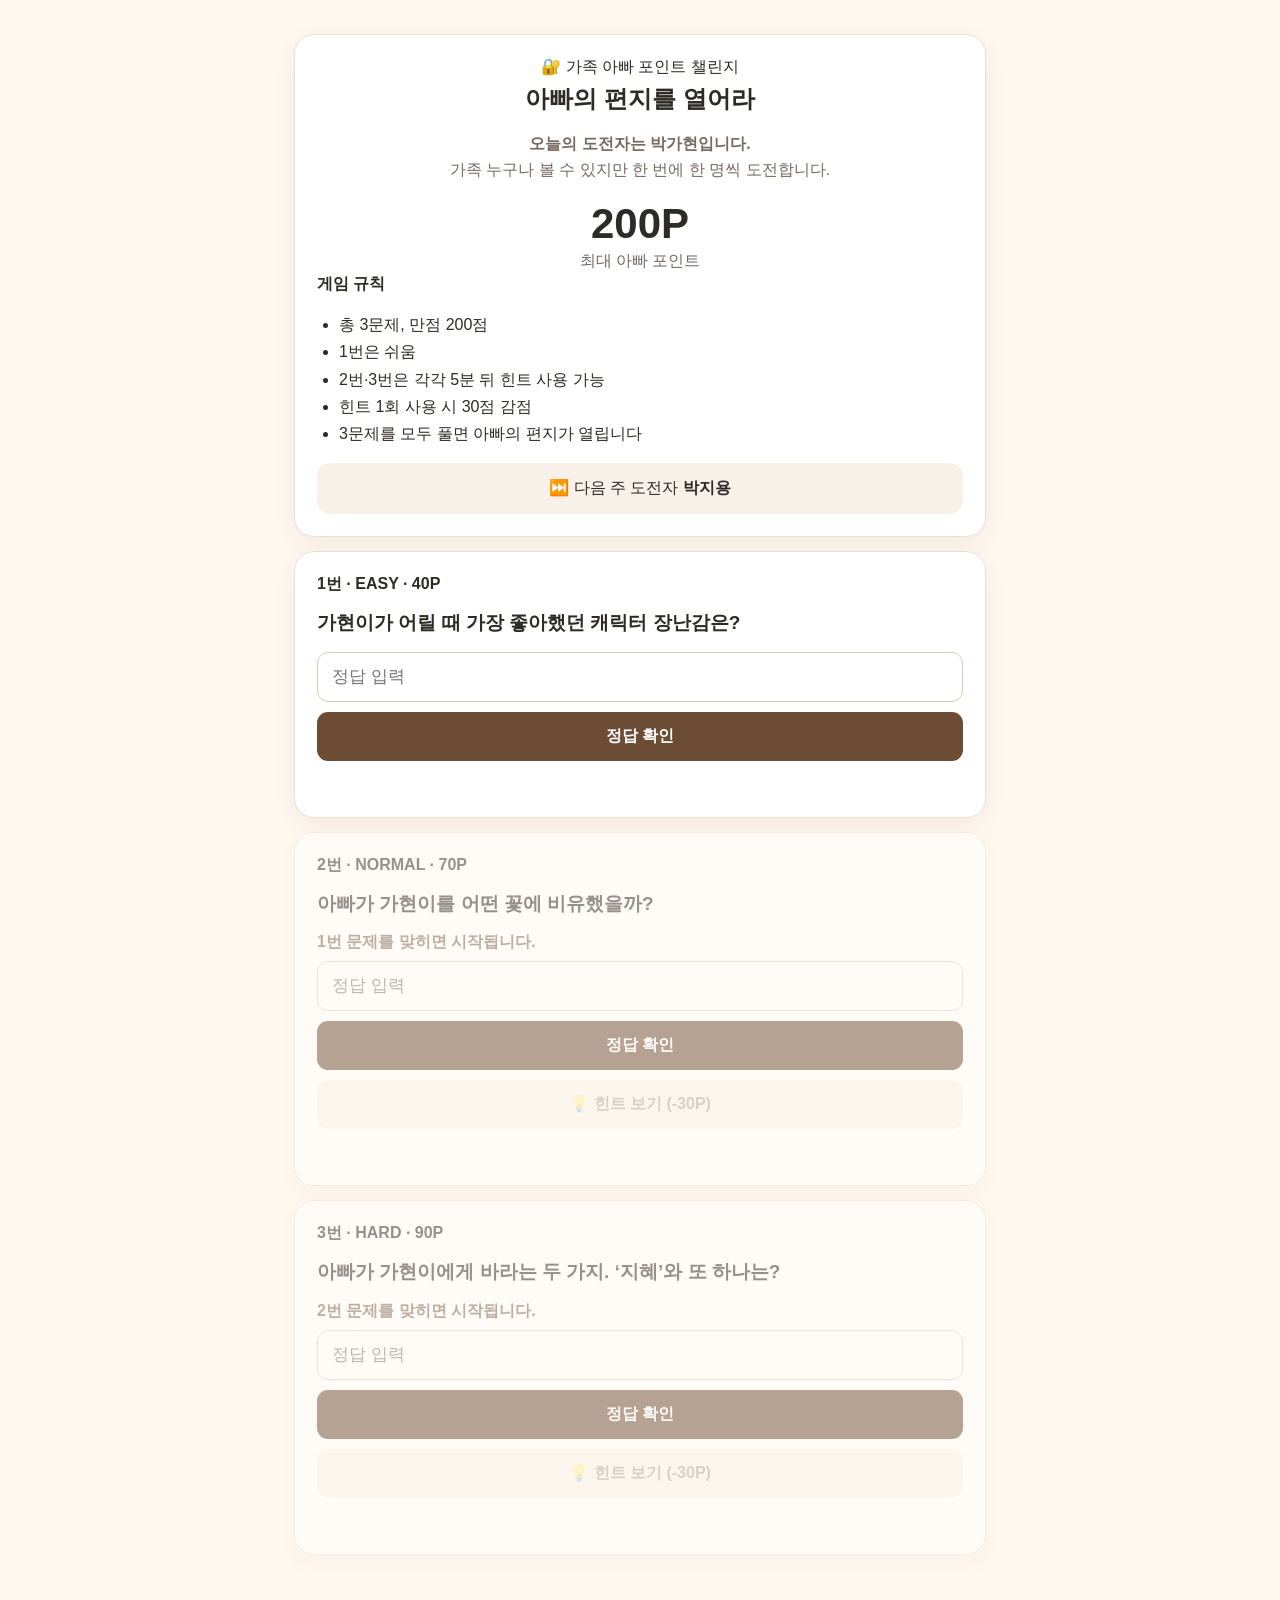
<file: family-challenge-gahyun.html>
<!doctype html><html lang="ko"><head><meta charset="utf-8"><meta name="viewport" content="width=device-width,initial-scale=1"><title>아빠의 편지를 열어라 - 박가현</title><style>*{box-sizing:border-box}body{margin:0;background:#fff8ef;color:#2e2a26;font-family:-apple-system,BlinkMacSystemFont,"Apple SD Gothic Neo","Noto Sans KR",sans-serif}.w{max-width:720px;margin:auto;padding:20px 14px 70px}.box{background:#fff;border:1px solid #eadfd3;border-radius:20px;padding:22px;margin:14px 0;box-shadow:0 8px 24px #5a3b2212}h1{margin:5px 0 10px;text-align:center}.c{text-align:center}.score{font-size:42px;font-weight:900}.muted{color:#766a61;line-height:1.65}.q{font-size:19px;font-weight:750;line-height:1.5;margin:14px 0}input{width:100%;font-size:17px;padding:14px;border:1px solid #d8cbbf;border-radius:11px}button{width:100%;border:0;border-radius:11px;padding:14px;margin-top:10px;font-size:16px;font-weight:800;background:#6d4c35;color:#fff}button.h{background:#f2e5d6;color:#5b3d2b}button:disabled{opacity:.45}.lock{opacity:.5;pointer-events:none}.msg{font-weight:800;min-height:24px;margin-top:10px}.good{color:#2e7d32}.bad{color:#b3261e}.hint{display:none;margin-top:10px;padding:12px;border-radius:10px;background:#fff7e7}.timer{margin:8px 0;color:#7c6756;font-weight:800;font-variant-numeric:tabular-nums}#final,#letter{display:none}ul{line-height:1.7;padding-left:22px}.next{background:#f7f1ea;border-radius:14px;padding:15px;text-align:center;margin-top:14px}.letterpaper{background:#fffdf7;border:1px solid #eadcc9;border-radius:16px;padding:26px 20px;box-shadow:inset 0 0 30px #8b5e3c0a}.hand{font-family:"Nanum Pen Script","Segoe Print","Bradley Hand","Comic Sans MS",cursive;font-size:22px;line-height:1.9;color:#3a3029}.hand p{margin:0 0 18px}.sig{text-align:right;font-weight:800;font-size:24px}</style></head><body><main class="w"><section class="box c"><div>🔐 가족 아빠 포인트 챌린지</div><h1>아빠의 편지를 열어라</h1><p class="muted"><b>오늘의 도전자는 박가현입니다.</b><br>가족 누구나 볼 수 있지만 한 번에 한 명씩 도전합니다.</p><div class="score"><span id="score">200</span>P</div><div class="muted">최대 아빠 포인트</div><div style="text-align:left"><b>게임 규칙</b><ul><li>총 3문제, 만점 200점</li><li>1번은 쉬움</li><li>2번·3번은 각각 5분 뒤 힌트 사용 가능</li><li>힌트 1회 사용 시 30점 감점</li><li>3문제를 모두 풀면 아빠의 편지가 열립니다</li></ul></div><div class="next">⏭️ 다음 주 도전자 <b>박지용</b></div></section><section class="box" id="c1"><b>1번 · EASY · 40P</b><div class="q">가현이가 어릴 때 가장 좋아했던 캐릭터 장난감은?</div><input id="a1" autocomplete="off" placeholder="정답 입력"><button id="b1">정답 확인</button><div id="m1" class="msg"></div></section><section class="box lock" id="c2"><b>2번 · NORMAL · 70P</b><div class="q">아빠가 가현이를 어떤 꽃에 비유했을까?</div><div id="t2" class="timer">1번 문제를 맞히면 시작됩니다.</div><input id="a2" autocomplete="off" placeholder="정답 입력"><button id="b2">정답 확인</button><button id="h2" class="h" disabled>💡 힌트 보기 (-30P)</button><div id="hint2" class="hint">🌹 장미를 닮은 꽃</div><div id="m2" class="msg"></div></section><section class="box lock" id="c3"><b>3번 · HARD · 90P</b><div class="q">아빠가 가현이에게 바라는 두 가지. ‘지혜’와 또 하나는?</div><div id="t3" class="timer">2번 문제를 맞히면 시작됩니다.</div><input id="a3" autocomplete="off" placeholder="정답 입력"><button id="b3">정답 확인</button><button id="h3" class="h" disabled>💡 힌트 보기 (-30P)</button><div id="hint3" class="hint">💪 한번 마음먹은 일을 쉽게 놓지 않는 힘. 두 글자.</div><div id="m3" class="msg"></div></section><section class="box c" id="final"><div>🔓 3개의 자물쇠가 모두 열렸습니다.</div><div class="score"><span id="fs">200</span>P</div><p id="fm" class="muted"></p></section><section class="box" id="letter"><h2 class="c">큰딸 가현이 — 찔레꽃 같은 아이</h2><div class="letterpaper hand"><p>공부 말고는 뭐든 잘하는 가현이.</p><p>아빠가 너를 꽃에 비유한다면, 너는 장미보다는 <b>찔레꽃 같은 아이</b>다.</p><p>화려하고 사람들의 눈길을 한몸에 받는 장미를 좇아가기도 했지만, 이상하게 늘 장미에게 한 발 밀려 있는 것처럼 보였다. 그런데 아빠는 이제 안다. 찔레꽃은 장미가 되지 못한 꽃이 아니라는 것을.</p><p>찔레꽃은 아무 데서나 자라는 것 같아도 제 힘으로 뿌리를 내리고, 누가 돌봐주지 않아도 때가 되면 꽃을 피운다. 화려하지 않아도 오래 바라보면 정이 가고, 가까이 다가가면 자기만의 향기가 있다.</p><p>가현이가 꼭 그렇다.</p><p>어린 시절부터 너는 참 희한한 재주가 있었다. 놀 수 있는 환경이 생기면 괜히 주변 눈치를 보면서 기회를 날리는 아이가 아니었다. 그런 여유와 생존력은 누가 가르친다고 생기는 게 아니다. 타고나는 거다.</p><p>그런데 하필이면 아빠를 닮은 것도 있다. 특히 경제관념까지 아빠 것을 물려받은 것 같아 그게 제일 걱정이다.</p><p>그래도 아빠는 안다. 가현이에게는 <b>지혜로움과 집념</b>이 있다.</p><p>살다 보면 공부 잘하는 것보다 훨씬 중요한 순간들이 온다. 사람을 알아보는 눈, 넘어졌을 때 다시 일어나는 힘, 내가 원하는 것이 무엇인지 알아채는 감각, 그리고 한번 마음먹은 것을 끝까지 붙잡는 힘. 그런 것으로 세상을 살아갔으면 좋겠다.</p><p>이제 서른이 되면 아빠가 너에게 바라는 것도 조금 달라진다.</p><p><b>하고 싶은 일이 있었으면 좋겠다.</b><br>남들이 좋다고 하는 일이 아니라 네가 정말 하고 싶은 일.</p><p><b>갖고 싶은 것도 있었으면 좋겠다.</b><br>그것을 가지려고 땀 흘리고 기다려보기도 했으면 좋겠다.</p><p>그리고 무엇보다 <b>바라고 싶은 것이 있는 사람이었으면 좋겠다.</b></p><p>꼭 성공하지 않아도 된다. 남들보다 앞서가지 않아도 된다.</p><p style="font-size:25px"><b>장미가 되려고 애쓰지 마라.<br>찔레꽃은 찔레꽃으로도 충분히 아름답다.</b></p><p>가현이는 그냥 가현이답게 살았으면 좋겠다.</p><p>아빠가 물려준 좋지 않은 것들은 적당히 버리고, 좋은 것만 골라 가져가라. 그리고 네가 가진 지혜와 집념으로 네 세상을 만들어라.</p><p class="sig">— 아빠가</p></div></section></main><script>let s=200,d1=0,d2=0,t={},hu={2:0,3:0};const n=x=>(x||'').trim().replace(/\s+/g,'').toLowerCase();function msg(i,ok,tx){let e=document.getElementById('m'+i);e.className='msg '+(ok?'good':'bad');e.textContent=tx}function timer(i){let x=300,e=document.getElementById('t'+i),b=document.getElementById('h'+i);clearInterval(t[i]);let p=()=>e.textContent='생각할 시간 '+String(Math.floor(x/60)).padStart(2,'0')+':'+String(x%60).padStart(2,'0');p();t[i]=setInterval(()=>{x--;p();if(x<=0){clearInterval(t[i]);e.textContent='5분이 지났습니다. 필요하면 힌트를 사용하세요.';b.disabled=false}},1000)}function q1(){if(d1)return;let a=n(document.getElementById('a1').value),ok=a.includes('곰돌이푸')||a.includes('곰돌이푸우')||a==='푸'||a==='푸우';if(ok){d1=1;msg(1,1,'정답! 🍯 1번 자물쇠가 열렸습니다.');document.getElementById('c2').classList.remove('lock');timer(2);document.getElementById('c2').scrollIntoView({behavior:'smooth'})}else msg(1,0,'아쉽습니다. 다시 생각해보세요.')}function q2(){if(!d1)return;let ok=['찔레꽃','찔레'].includes(n(document.getElementById('a2').value));if(ok){d2=1;clearInterval(t[2]);msg(2,1,'정답! 🌿 2번 자물쇠가 열렸습니다.');document.getElementById('c3').classList.remove('lock');timer(3);document.getElementById('c3').scrollIntoView({behavior:'smooth'})}else msg(2,0,'아직 아닙니다. 천천히 생각해보세요.')}function q3(){if(!d2)return;let ok=n(document.getElementById('a3').value)==='집념';if(ok){clearInterval(t[3]);msg(3,1,'정답! 💪 마지막 자물쇠가 열렸습니다.');finish()}else msg(3,0,'아직 아닙니다. 다시 생각해보세요.')}function hint(i){if(hu[i])return;hu[i]=1;s=Math.max(0,s-30);document.getElementById('score').textContent=s;document.getElementById('fs').textContent=s;document.getElementById('hint'+i).style.display='block';document.getElementById('h'+i).disabled=true}function finish(){let f=document.getElementById('final'),l=document.getElementById('letter');f.style.display='block';document.getElementById('fs').textContent=s;document.getElementById('fm').textContent=(s>=170?'역시 내 딸이다. 👑':s>=100?'이 정도면 딸 인정. 😎':'끝까지 풀었으니 인정. 🙂')+' 아빠의 편지가 열렸습니다.';l.style.display='block';setTimeout(()=>l.scrollIntoView({behavior:'smooth',block:'start'}),250)}function openLetter(){let l=document.getElementById('letter');l.style.display='block';l.scrollIntoView({behavior:'smooth',block:'start'})}document.getElementById('b1').onclick=q1;document.getElementById('b2').onclick=q2;document.getElementById('b3').onclick=q3;document.getElementById('h2').onclick=()=>hint(2);document.getElementById('h3').onclick=()=>hint(3);[['a1',q1],['a2',q2],['a3',q3]].forEach(([id,fn])=>document.getElementById(id).addEventListener('keydown',e=>{if(e.key==='Enter'){e.preventDefault();fn()}}));</script></body></html>
</file>
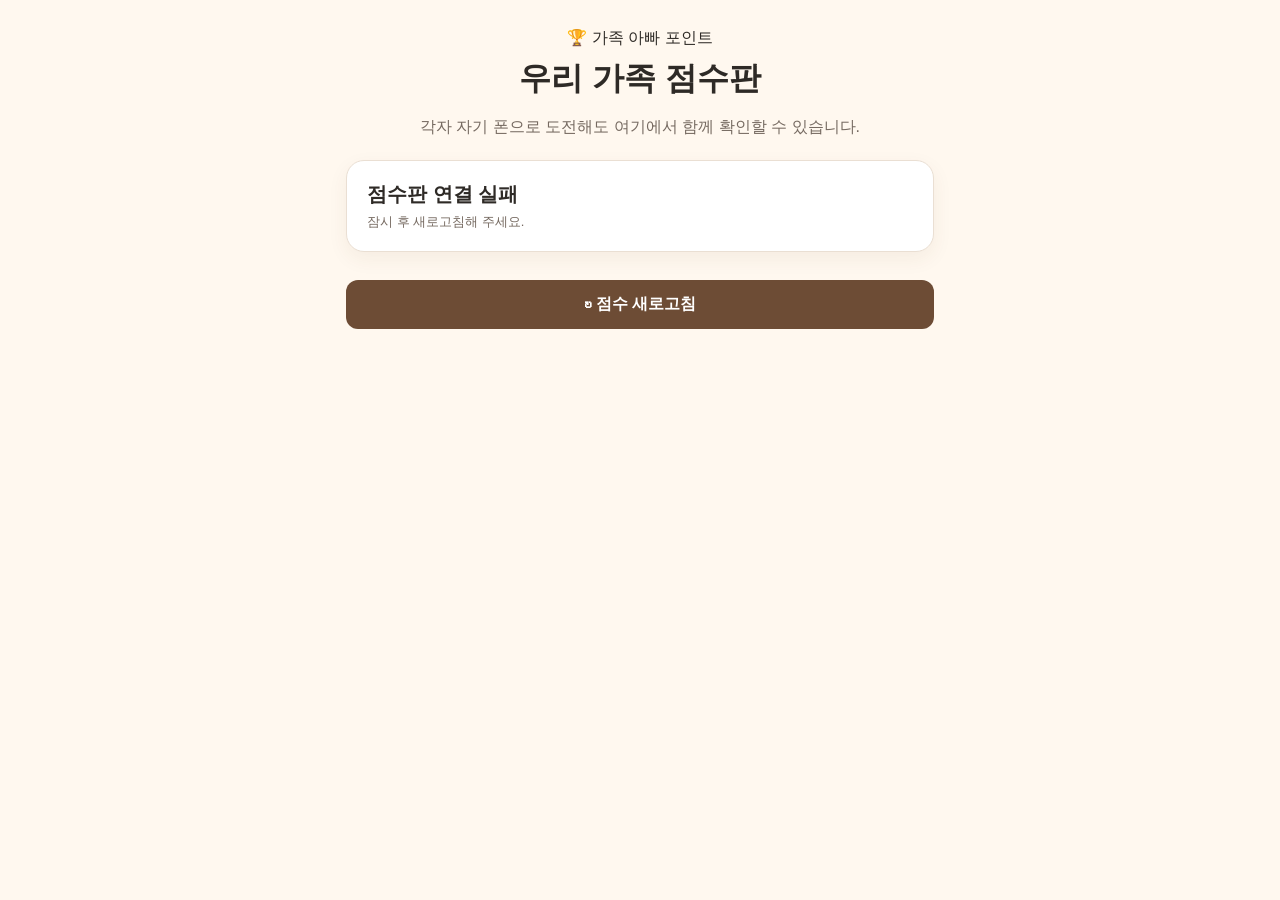
<file: family-scoreboard.html>
<!doctype html><html lang="ko"><head><meta charset="utf-8"><meta name="viewport" content="width=device-width,initial-scale=1"><title>우리 가족 챌린지 점수판</title><style>*{box-sizing:border-box}body{margin:0;background:#fff8ef;color:#2e2a26;font-family:-apple-system,BlinkMacSystemFont,"Apple SD Gothic Neo","Noto Sans KR",sans-serif}.w{max-width:620px;margin:auto;padding:28px 16px}h1{text-align:center;margin:8px 0}.sub{text-align:center;color:#766a61;margin-bottom:22px}.card{background:#fff;border:1px solid #eadfd3;border-radius:18px;padding:20px;margin:12px 0;box-shadow:0 7px 20px #5a3b2210;display:flex;align-items:center;justify-content:space-between}.name{font-size:20px;font-weight:850}.state{font-size:13px;color:#766a61;margin-top:5px}.score{font-size:32px;font-weight:950;color:#6d4c35}.refresh{width:100%;border:0;border-radius:12px;padding:14px;background:#6d4c35;color:white;font-size:16px;font-weight:800;margin-top:16px}.time{text-align:center;font-size:12px;color:#8b7d72;margin-top:12px}</style></head><body><main class="w"><div style="text-align:center">🏆 가족 아빠 포인트</div><h1>우리 가족 점수판</h1><p class="sub">각자 자기 폰으로 도전해도 여기에서 함께 확인할 수 있습니다.</p><div id="list"><div class="card"><div><div class="name">박가현</div><div class="state">불러오는 중…</div></div><div class="score">—</div></div></div><button class="refresh" onclick="load()">↻ 점수 새로고침</button><div id="time" class="time"></div></main><script>const URL='https://xpvffvecdjwkldohuuyl.supabase.co',KEY='sb_publishable_QWptpKPoqMPtNzYGU_VHDQ_OhPhd8Ca';const ORDER=['박가현','박지용','박영현'];async function load(){let box=document.getElementById('list');try{let r=await fetch(URL+'/rest/v1/family_challenge_scores?select=player,score,finished,hints_used,updated_at&order=updated_at.desc',{headers:{apikey:KEY}});if(!r.ok)throw 0;let a=await r.json(),m=Object.fromEntries(a.map(x=>[x.player,x]));box.innerHTML=ORDER.map(n=>{let x=m[n];return `<div class="card"><div><div class="name">${n}</div><div class="state">${x?(x.finished?'도전 완료 ✓':'도전 진행 중'):'아직 도전 전'}</div></div><div class="score">${x?x.score+'P':'—'}</div></div>`}).join('');document.getElementById('time').textContent='마지막 확인 '+new Date().toLocaleString('ko-KR')}catch(e){box.innerHTML='<div class="card"><div><div class="name">점수판 연결 실패</div><div class="state">잠시 후 새로고침해 주세요.</div></div></div>'}}load();setInterval(load,30000);</script></body></html>
</file>
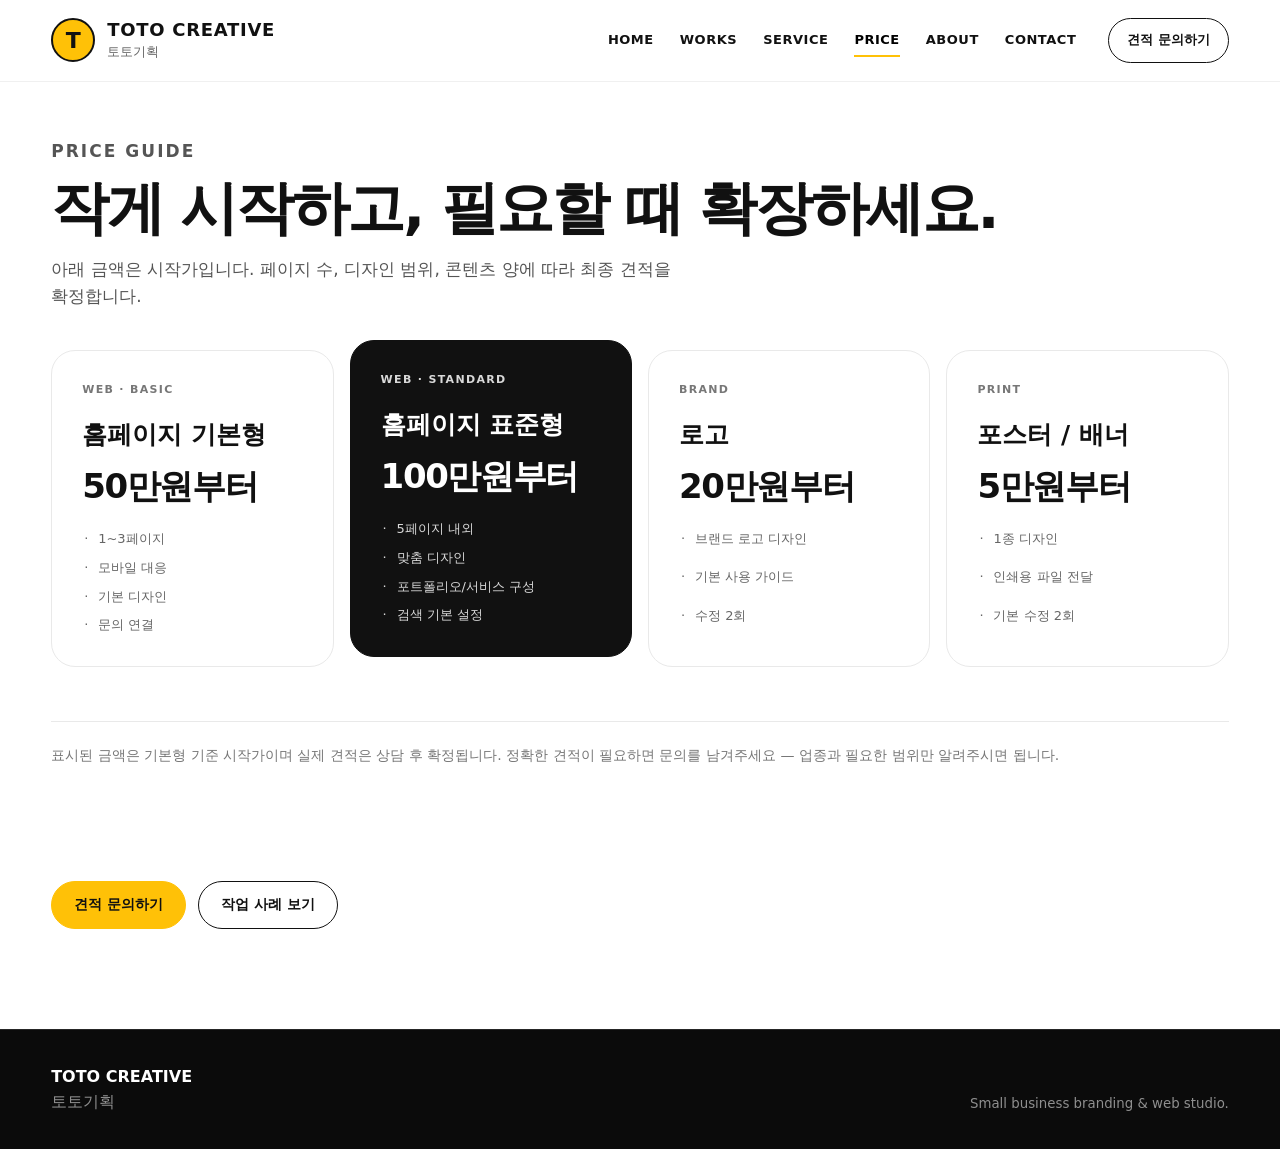
<file: price.html>
<!doctype html>
<html lang="ko">
<head>
  <meta charset="utf-8" />
  <meta name="viewport" content="width=device-width, initial-scale=1" />
  <title>가격 | 토토기획</title>
  <meta name="description" content="토토기획 홈페이지·로고·홍보물 시작 가격표. 홈페이지 기본형 50만원부터, 로고 20만원부터." />
  <link rel="canonical" href="https://luke777-cpu.github.io/toto-creative/price.html" />
  <meta property="og:type" content="website" />
  <meta property="og:site_name" content="TOTO CREATIVE 토토기획" />
  <meta property="og:title" content="가격 | 토토기획" />
  <meta property="og:description" content="작게 시작하고, 필요할 때 확장하세요. 토토기획 시작 가격표." />
  <meta property="og:image" content="https://luke777-cpu.github.io/toto-creative/images/og/og-default.png" />
  <meta property="og:url" content="https://luke777-cpu.github.io/toto-creative/price.html" />
  <meta name="twitter:card" content="summary_large_image" />
  <link rel="icon" href="images/brand/favicon.svg" type="image/svg+xml" />
  <link rel="stylesheet" href="styles.css" />
</head>
<body>
  <header class="site-header">
    <a class="brand" href="index.html" aria-label="TOTO CREATIVE 홈">
      <span class="brand-mark">T</span>
      <span class="brand-copy"><strong>TOTO CREATIVE</strong><small>토토기획</small></span>
    </a>
    <nav class="nav" aria-label="주요 메뉴">
      <a href="index.html">HOME</a><a href="works/index.html">WORKS</a><a href="service.html">SERVICE</a><a href="price.html">PRICE</a><a href="about.html">ABOUT</a><a href="contact.html">CONTACT</a>
    </nav>
    <a class="header-cta" href="contact.html">견적 문의하기</a>
    <button class="nav-toggle" type="button" aria-label="메뉴 열기" aria-expanded="false" aria-controls="mobile-nav">
      <span></span><span></span><span></span>
    </button>
  </header>
  <nav id="mobile-nav" class="mobile-nav" aria-label="모바일 메뉴">
    <a href="index.html">HOME</a><a href="works/index.html">WORKS</a><a href="service.html">SERVICE</a><a href="price.html">PRICE</a><a href="about.html">ABOUT</a><a href="contact.html">CONTACT</a>
    <a class="btn btn-primary" href="contact.html">견적 문의하기</a>
  </nav>

  <main>
    <section class="page-hero">
      <p class="eyebrow">PRICE GUIDE</p>
      <h1>작게 시작하고, 필요할 때 확장하세요.</h1>
      <p>아래 금액은 시작가입니다. 페이지 수, 디자인 범위, 콘텐츠 양에 따라 최종 견적을 확정합니다.</p>
    </section>

    <div id="price-grid" class="price-page-grid" aria-live="polite"></div>

    <div class="price-note">
      <p>표시된 금액은 기본형 기준 시작가이며 실제 견적은 상담 후 확정됩니다. 정확한 견적이 필요하면 문의를 남겨주세요 — 업종과 필요한 범위만 알려주시면 됩니다.</p>
    </div>

    <div class="hero-actions" style="max-width:var(--max);margin:0 auto;padding:0 4vw 100px">
      <a class="btn btn-primary" href="contact.html">견적 문의하기</a>
      <a class="btn btn-ghost" href="works/index.html">작업 사례 보기</a>
    </div>
  </main>

  <footer><div><strong>TOTO CREATIVE</strong><span>토토기획</span></div><small>Small business branding &amp; web studio.</small></footer>
  <script src="data.js"></script>
  <script src="script.js"></script>
</body>
</html>
</file>
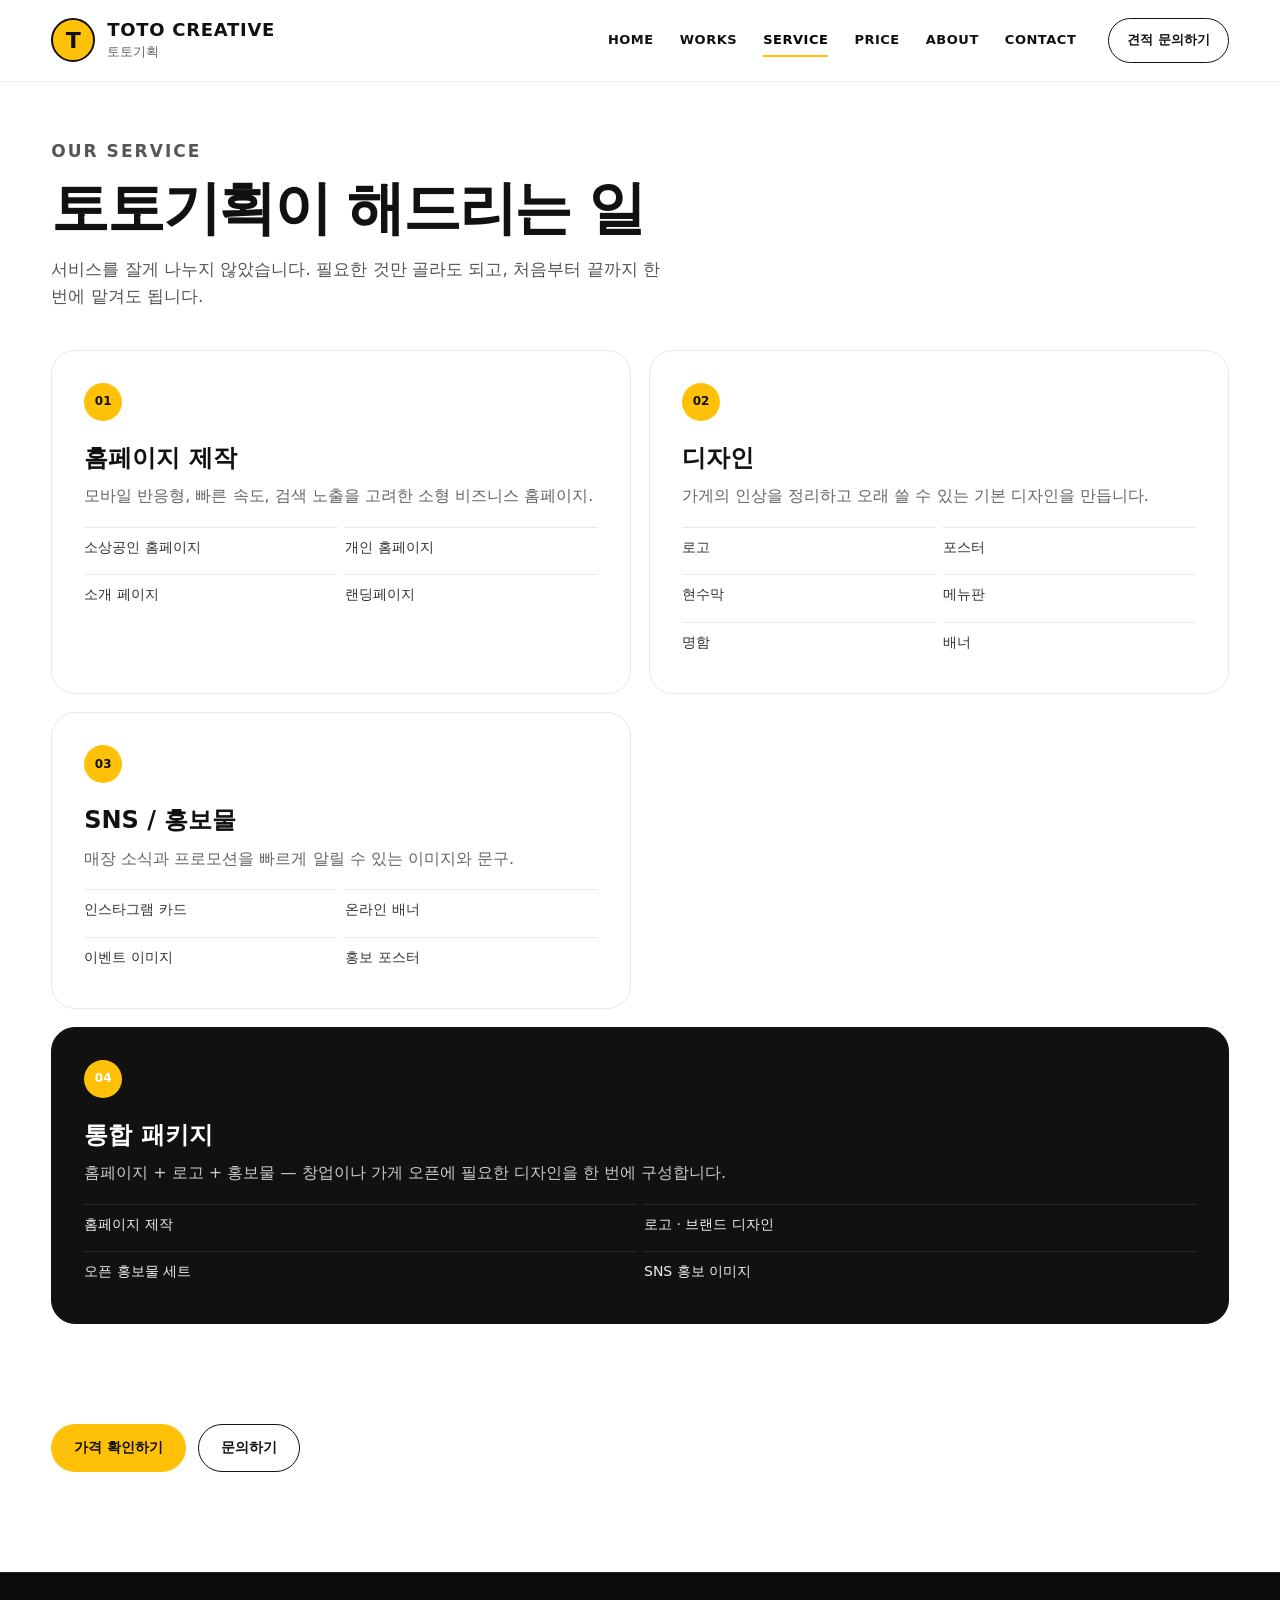
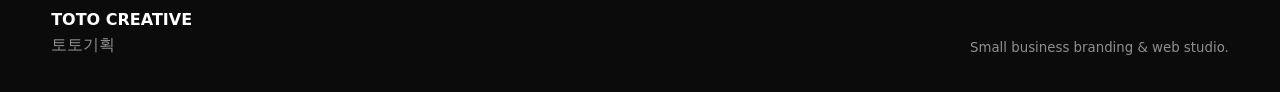
<file: service.html>
<!doctype html>
<html lang="ko">
<head>
  <meta charset="utf-8" />
  <meta name="viewport" content="width=device-width, initial-scale=1" />
  <title>서비스 | 토토기획</title>
  <meta name="description" content="홈페이지 제작, 로고·포스터·명함 디자인, SNS 홍보물, 통합 패키지까지. 토토기획이 해드리는 일." />
  <link rel="canonical" href="https://luke777-cpu.github.io/toto-creative/service.html" />
  <meta property="og:type" content="website" />
  <meta property="og:site_name" content="TOTO CREATIVE 토토기획" />
  <meta property="og:title" content="서비스 | 토토기획" />
  <meta property="og:description" content="홈페이지 제작부터 로고, 홍보물, SNS 콘텐츠까지 토토기획이 해드리는 일." />
  <meta property="og:image" content="https://luke777-cpu.github.io/toto-creative/images/og/og-default.png" />
  <meta property="og:url" content="https://luke777-cpu.github.io/toto-creative/service.html" />
  <meta name="twitter:card" content="summary_large_image" />
  <link rel="icon" href="images/brand/favicon.svg" type="image/svg+xml" />
  <link rel="stylesheet" href="styles.css" />
</head>
<body>
  <header class="site-header">
    <a class="brand" href="index.html" aria-label="TOTO CREATIVE 홈">
      <span class="brand-mark">T</span>
      <span class="brand-copy"><strong>TOTO CREATIVE</strong><small>토토기획</small></span>
    </a>
    <nav class="nav" aria-label="주요 메뉴">
      <a href="index.html">HOME</a><a href="works/index.html">WORKS</a><a href="service.html">SERVICE</a><a href="price.html">PRICE</a><a href="about.html">ABOUT</a><a href="contact.html">CONTACT</a>
    </nav>
    <a class="header-cta" href="contact.html">견적 문의하기</a>
    <button class="nav-toggle" type="button" aria-label="메뉴 열기" aria-expanded="false" aria-controls="mobile-nav">
      <span></span><span></span><span></span>
    </button>
  </header>
  <nav id="mobile-nav" class="mobile-nav" aria-label="모바일 메뉴">
    <a href="index.html">HOME</a><a href="works/index.html">WORKS</a><a href="service.html">SERVICE</a><a href="price.html">PRICE</a><a href="about.html">ABOUT</a><a href="contact.html">CONTACT</a>
    <a class="btn btn-primary" href="contact.html">견적 문의하기</a>
  </nav>

  <main>
    <section class="page-hero">
      <p class="eyebrow">OUR SERVICE</p>
      <h1>토토기획이 해드리는 일</h1>
      <p>서비스를 잘게 나누지 않았습니다. 필요한 것만 골라도 되고, 처음부터 끝까지 한 번에 맡겨도 됩니다.</p>
    </section>

    <div class="service-page-grid">
      <div class="service-block">
        <span class="num">01</span>
        <h2>홈페이지 제작</h2>
        <p>모바일 반응형, 빠른 속도, 검색 노출을 고려한 소형 비즈니스 홈페이지.</p>
        <ul>
          <li>소상공인 홈페이지</li>
          <li>개인 홈페이지</li>
          <li>소개 페이지</li>
          <li>랜딩페이지</li>
        </ul>
      </div>
      <div class="service-block">
        <span class="num">02</span>
        <h2>디자인</h2>
        <p>가게의 인상을 정리하고 오래 쓸 수 있는 기본 디자인을 만듭니다.</p>
        <ul>
          <li>로고</li>
          <li>포스터</li>
          <li>현수막</li>
          <li>메뉴판</li>
          <li>명함</li>
          <li>배너</li>
        </ul>
      </div>
      <div class="service-block">
        <span class="num">03</span>
        <h2>SNS / 홍보물</h2>
        <p>매장 소식과 프로모션을 빠르게 알릴 수 있는 이미지와 문구.</p>
        <ul>
          <li>인스타그램 카드</li>
          <li>온라인 배너</li>
          <li>이벤트 이미지</li>
          <li>홍보 포스터</li>
        </ul>
      </div>
      <div class="service-block package">
        <span class="num">04</span>
        <h2>통합 패키지</h2>
        <p>홈페이지 + 로고 + 홍보물 — 창업이나 가게 오픈에 필요한 디자인을 한 번에 구성합니다.</p>
        <ul>
          <li>홈페이지 제작</li>
          <li>로고 · 브랜드 디자인</li>
          <li>오픈 홍보물 세트</li>
          <li>SNS 홍보 이미지</li>
        </ul>
      </div>
    </div>

    <div class="hero-actions" style="max-width:var(--max);margin:0 auto;padding:0 4vw 100px">
      <a class="btn btn-primary" href="price.html">가격 확인하기</a>
      <a class="btn btn-ghost" href="contact.html">문의하기</a>
    </div>
  </main>

  <footer><div><strong>TOTO CREATIVE</strong><span>토토기획</span></div><small>Small business branding &amp; web studio.</small></footer>
  <script src="script.js"></script>
</body>
</html>
</file>
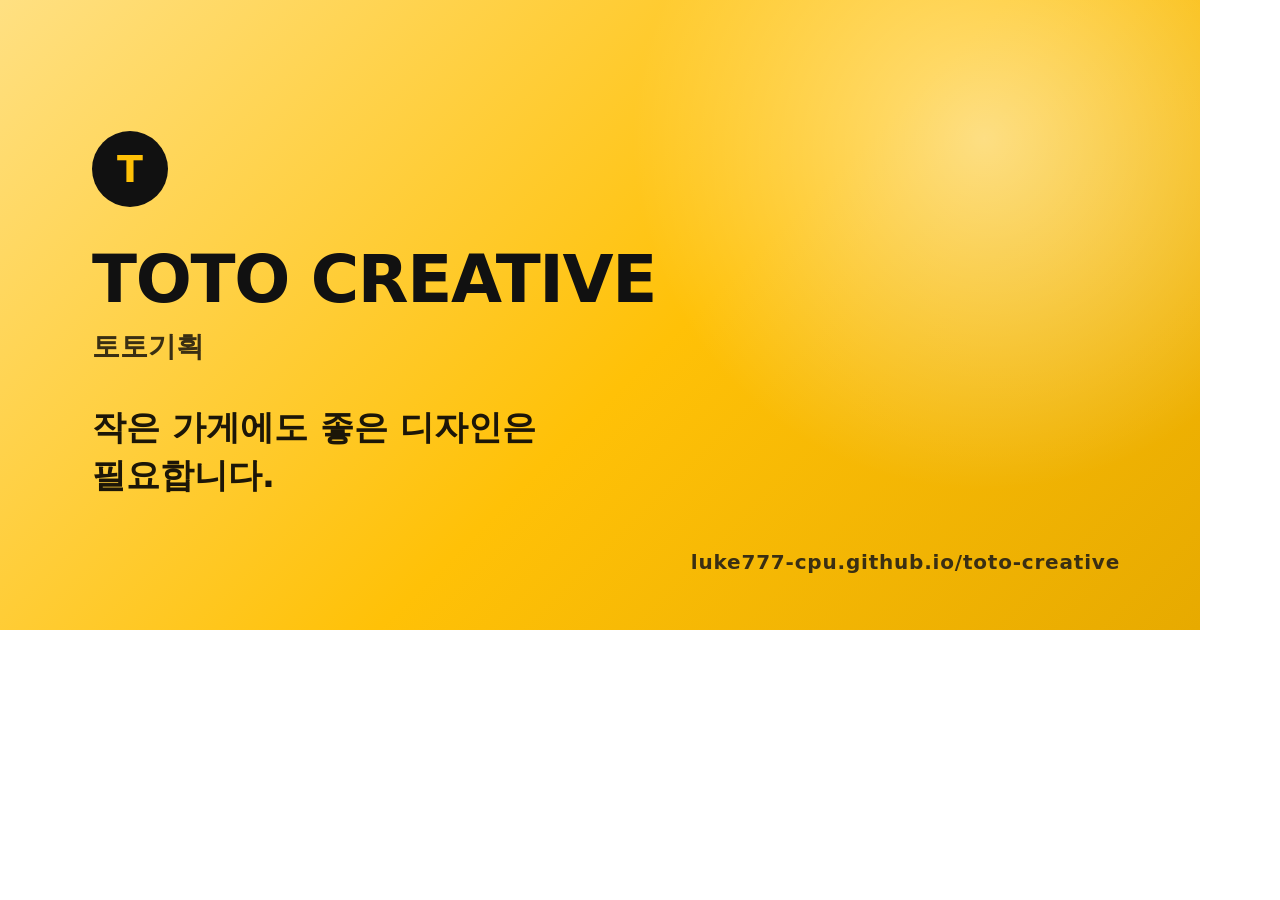
<file: scripts/og-card.html>
<!doctype html>
<html lang="ko">
<head>
<meta charset="utf-8" />
<style>
  html,body{margin:0;padding:0}
  .card{
    width:1200px;height:630px;position:relative;overflow:hidden;
    background:
      radial-gradient(circle at 82% 22%, rgba(255,255,255,.5), transparent 32%),
      linear-gradient(135deg,#FFE082 0%,#FFC107 55%,#E7AA00 100%);
    font-family:Pretendard,"Noto Sans KR",Inter,system-ui,-apple-system,sans-serif;
    display:flex;flex-direction:column;justify-content:center;padding:0 92px;
    box-sizing:border-box;
  }
  .mark{
    width:76px;height:76px;border-radius:50%;background:#111;color:#FFC107;
    display:flex;align-items:center;justify-content:center;
    font-weight:900;font-size:38px;margin-bottom:34px;
  }
  .brand-en{font-size:66px;font-weight:900;letter-spacing:-.02em;color:#111;margin:0}
  .brand-ko{font-size:28px;font-weight:800;color:#3a2f13;margin:10px 0 0}
  .tagline{font-size:34px;font-weight:700;color:#1c1608;margin:38px 0 0;line-height:1.4;max-width:820px}
  .foot{position:absolute;right:80px;bottom:56px;font-size:20px;font-weight:800;color:#3a2f13;letter-spacing:.04em}
</style>
</head>
<body>
  <div class="card">
    <div class="mark">T</div>
    <p class="brand-en">TOTO CREATIVE</p>
    <p class="brand-ko">토토기획</p>
    <p class="tagline">작은 가게에도 좋은 디자인은<br>필요합니다.</p>
    <div class="foot">luke777-cpu.github.io/toto-creative</div>
  </div>
</body>
</html>
</file>
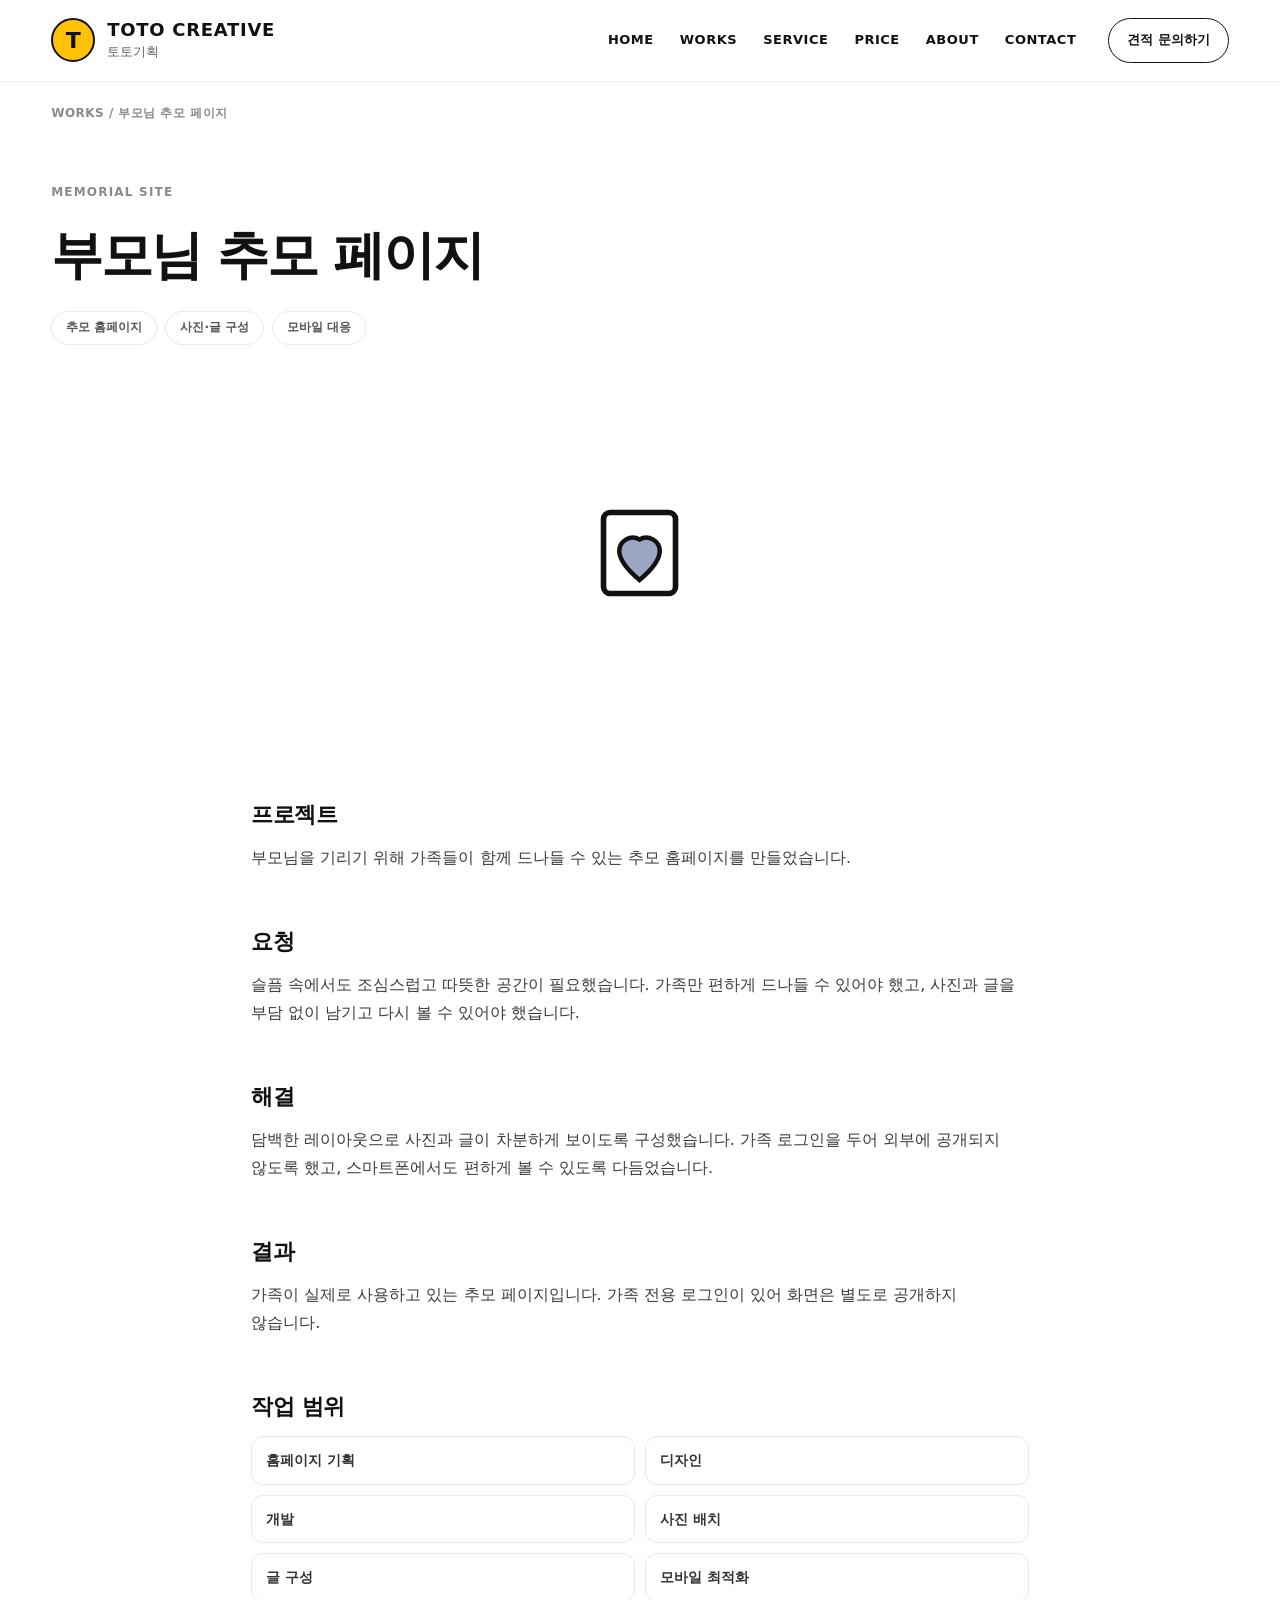
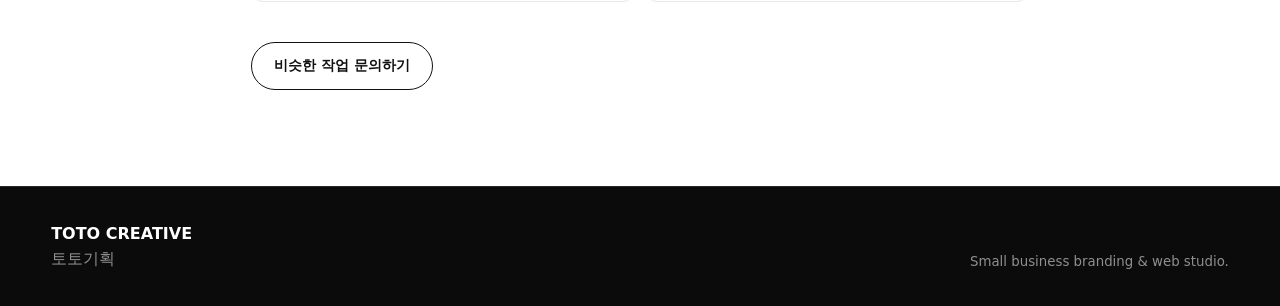
<file: works/memorial.html>
<!doctype html>
<html lang="ko">
<head>
  <meta charset="utf-8" />
  <meta name="viewport" content="width=device-width, initial-scale=1" />
  <title>부모님 추모 페이지 | 작업 사례 | 토토기획</title>
  <meta name="description" content="가족을 위한 추모 홈페이지 제작 사례. 사진·글 구성과 모바일 대응." />
  <link rel="canonical" href="https://luke777-cpu.github.io/toto-creative/works/memorial.html" />
  <meta property="og:type" content="article" />
  <meta property="og:site_name" content="TOTO CREATIVE 토토기획" />
  <meta property="og:title" content="부모님 추모 페이지 | 작업 사례 | 토토기획" />
  <meta property="og:description" content="가족을 위한 추모 홈페이지 제작 사례." />
  <meta property="og:image" content="https://luke777-cpu.github.io/toto-creative/images/og/og-default.png" />
  <meta property="og:url" content="https://luke777-cpu.github.io/toto-creative/works/memorial.html" />
  <meta name="twitter:card" content="summary_large_image" />
  <link rel="icon" href="../images/brand/favicon.svg" type="image/svg+xml" />
  <link rel="stylesheet" href="../styles.css" />
</head>
<body>
  <header class="site-header">
    <a class="brand" href="../index.html" aria-label="TOTO CREATIVE 홈">
      <span class="brand-mark">T</span>
      <span class="brand-copy"><strong>TOTO CREATIVE</strong><small>토토기획</small></span>
    </a>
    <nav class="nav" aria-label="주요 메뉴">
      <a href="../index.html">HOME</a><a href="index.html">WORKS</a><a href="../service.html">SERVICE</a><a href="../price.html">PRICE</a><a href="../about.html">ABOUT</a><a href="../contact.html">CONTACT</a>
    </nav>
    <a class="header-cta" href="../contact.html">견적 문의하기</a>
    <button class="nav-toggle" type="button" aria-label="메뉴 열기" aria-expanded="false" aria-controls="mobile-nav">
      <span></span><span></span><span></span>
    </button>
  </header>
  <nav id="mobile-nav" class="mobile-nav" aria-label="모바일 메뉴">
    <a href="../index.html">HOME</a><a href="index.html">WORKS</a><a href="../service.html">SERVICE</a><a href="../price.html">PRICE</a><a href="../about.html">ABOUT</a><a href="../contact.html">CONTACT</a>
    <a class="btn btn-primary" href="../contact.html">견적 문의하기</a>
  </nav>

  <nav class="breadcrumb"><a href="index.html">WORKS</a> / 부모님 추모 페이지</nav>

  <main>
    <section class="detail-hero">
      <p class="kind">MEMORIAL SITE</p>
      <h1>부모님 추모 페이지</h1>
      <div class="tags"><span>추모 홈페이지</span><span>사진·글 구성</span><span>모바일 대응</span></div>
    </section>
    <div class="detail-cover">
      <div class="cover c-memorial">
        <svg viewBox="0 0 64 64" fill="none" aria-hidden="true">
          <rect x="16" y="14" width="32" height="36" rx="3" fill="#fff" stroke="#111" stroke-width="2.5"/>
          <path d="M32 44c6-5 9-9 9-13a6 6 0 0 0-9-5 6 6 0 0 0-9 5c0 4 3 8 9 13z" fill="#9aa6c2" stroke="#111" stroke-width="2"/>
        </svg>
      </div>
    </div>

    <div class="detail-body">
      <div class="detail-block">
        <h2>프로젝트</h2>
        <p>부모님을 기리기 위해 가족들이 함께 드나들 수 있는 추모 홈페이지를 만들었습니다.</p>
      </div>
      <div class="detail-block">
        <h2>요청</h2>
        <p>슬픔 속에서도 조심스럽고 따뜻한 공간이 필요했습니다. 가족만 편하게 드나들 수 있어야 했고, 사진과 글을 부담 없이 남기고 다시 볼 수 있어야 했습니다.</p>
      </div>
      <div class="detail-block">
        <h2>해결</h2>
        <p>담백한 레이아웃으로 사진과 글이 차분하게 보이도록 구성했습니다. 가족 로그인을 두어 외부에 공개되지 않도록 했고, 스마트폰에서도 편하게 볼 수 있도록 다듬었습니다.</p>
      </div>
      <div class="detail-block">
        <h2>결과</h2>
        <p>가족이 실제로 사용하고 있는 추모 페이지입니다. 가족 전용 로그인이 있어 화면은 별도로 공개하지 않습니다.</p>
      </div>
      <div class="detail-block">
        <h2>작업 범위</h2>
        <ul class="scope-list">
          <li>홈페이지 기획</li>
          <li>디자인</li>
          <li>개발</li>
          <li>사진 배치</li>
          <li>글 구성</li>
          <li>모바일 최적화</li>
        </ul>
      </div>
    </div>
    <div class="detail-cta">
      <a class="btn btn-ghost" href="../contact.html">비슷한 작업 문의하기</a>
    </div>
  </main>

  <footer><div><strong>TOTO CREATIVE</strong><span>토토기획</span></div><small>Small business branding &amp; web studio.</small></footer>
  <script src="../script.js"></script>
</body>
</html>
</file>
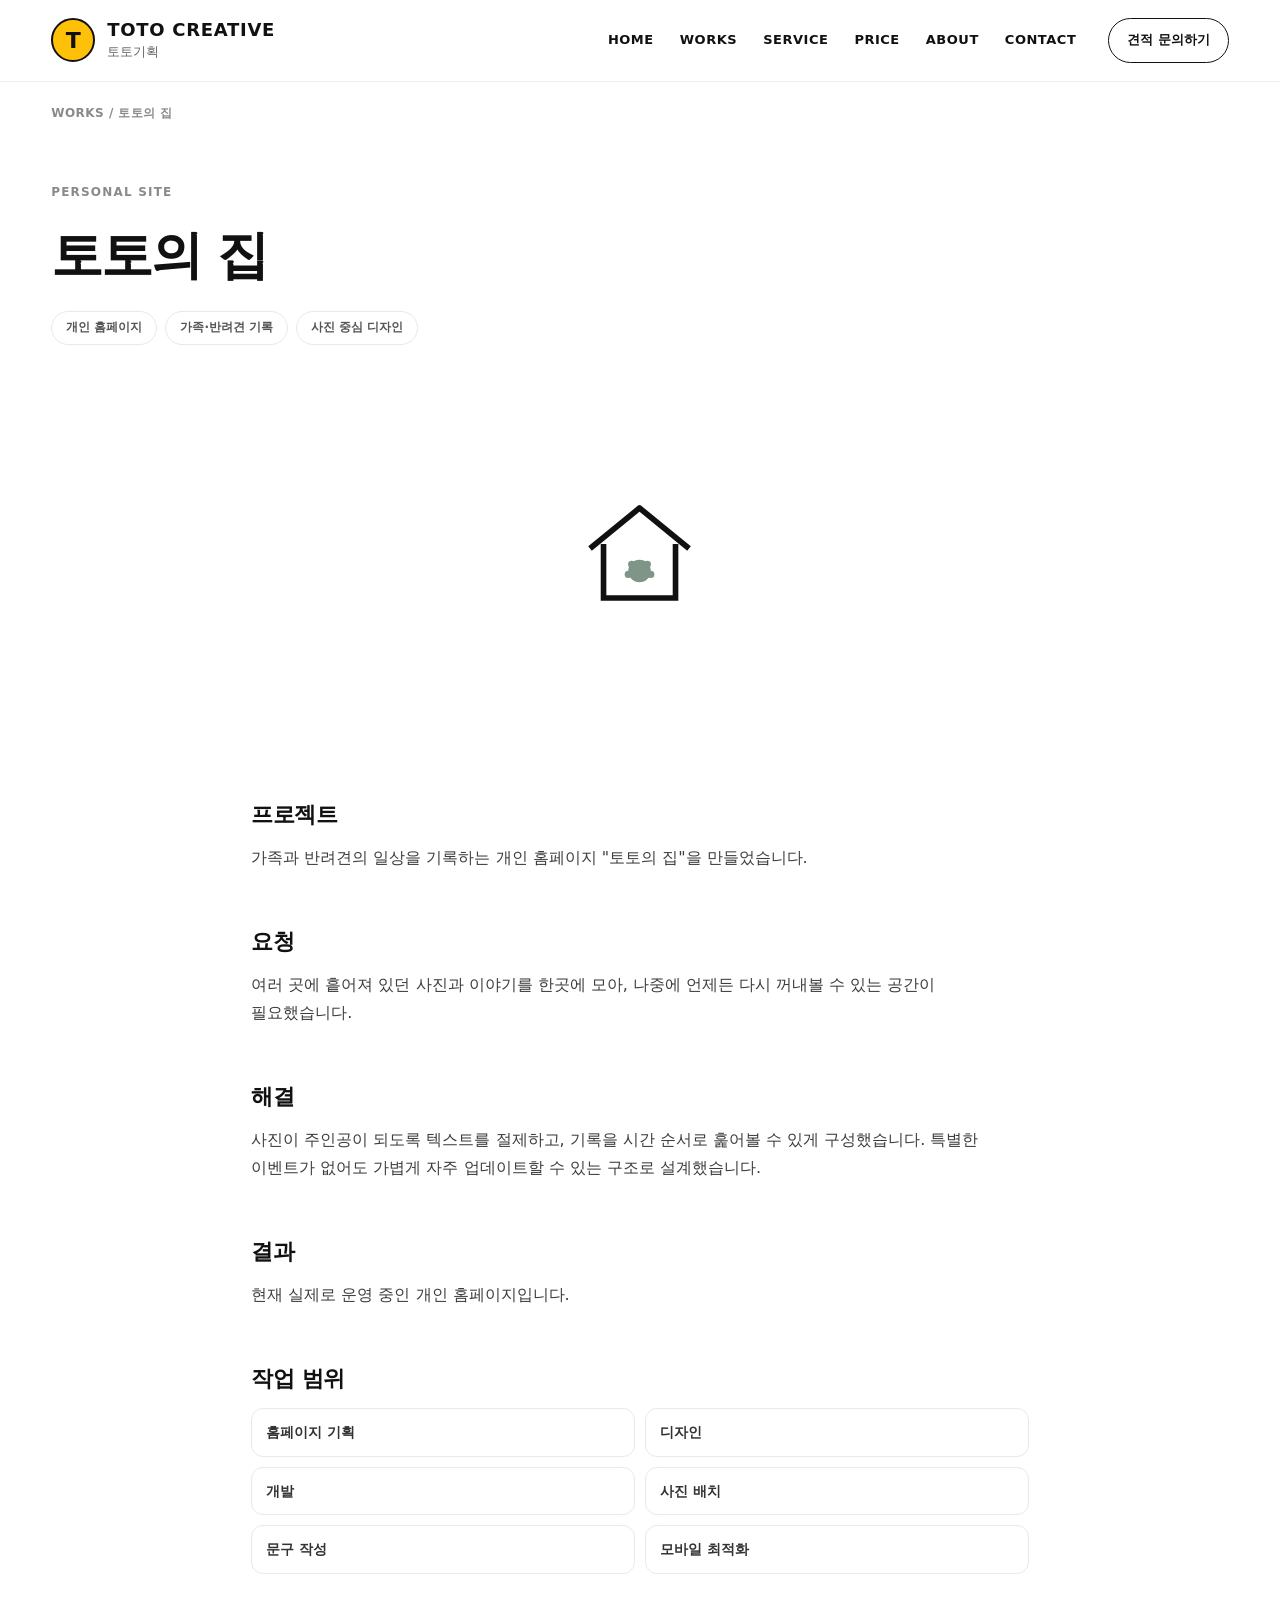
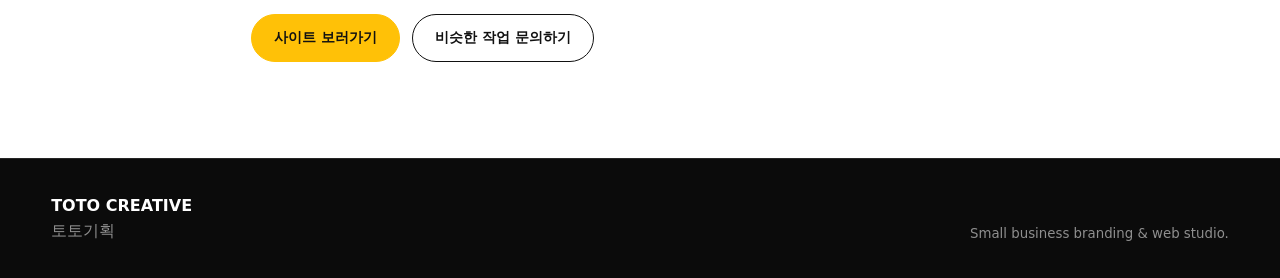
<file: works/toto-house.html>
<!doctype html>
<html lang="ko">
<head>
  <meta charset="utf-8" />
  <meta name="viewport" content="width=device-width, initial-scale=1" />
  <title>토토의 집 | 작업 사례 | 토토기획</title>
  <meta name="description" content="가족과 반려견의 기록을 담은 개인 홈페이지 제작 사례. 사진 중심 디자인." />
  <link rel="canonical" href="https://luke777-cpu.github.io/toto-creative/works/toto-house.html" />
  <meta property="og:type" content="article" />
  <meta property="og:site_name" content="TOTO CREATIVE 토토기획" />
  <meta property="og:title" content="토토의 집 | 작업 사례 | 토토기획" />
  <meta property="og:description" content="가족과 반려견의 기록을 담은 개인 홈페이지 제작 사례." />
  <meta property="og:image" content="https://luke777-cpu.github.io/toto-creative/images/og/og-default.png" />
  <meta property="og:url" content="https://luke777-cpu.github.io/toto-creative/works/toto-house.html" />
  <meta name="twitter:card" content="summary_large_image" />
  <link rel="icon" href="../images/brand/favicon.svg" type="image/svg+xml" />
  <link rel="stylesheet" href="../styles.css" />
</head>
<body>
  <header class="site-header">
    <a class="brand" href="../index.html" aria-label="TOTO CREATIVE 홈">
      <span class="brand-mark">T</span>
      <span class="brand-copy"><strong>TOTO CREATIVE</strong><small>토토기획</small></span>
    </a>
    <nav class="nav" aria-label="주요 메뉴">
      <a href="../index.html">HOME</a><a href="index.html">WORKS</a><a href="../service.html">SERVICE</a><a href="../price.html">PRICE</a><a href="../about.html">ABOUT</a><a href="../contact.html">CONTACT</a>
    </nav>
    <a class="header-cta" href="../contact.html">견적 문의하기</a>
    <button class="nav-toggle" type="button" aria-label="메뉴 열기" aria-expanded="false" aria-controls="mobile-nav">
      <span></span><span></span><span></span>
    </button>
  </header>
  <nav id="mobile-nav" class="mobile-nav" aria-label="모바일 메뉴">
    <a href="../index.html">HOME</a><a href="index.html">WORKS</a><a href="../service.html">SERVICE</a><a href="../price.html">PRICE</a><a href="../about.html">ABOUT</a><a href="../contact.html">CONTACT</a>
    <a class="btn btn-primary" href="../contact.html">견적 문의하기</a>
  </nav>

  <nav class="breadcrumb"><a href="index.html">WORKS</a> / 토토의 집</nav>

  <main>
    <section class="detail-hero">
      <p class="kind">PERSONAL SITE</p>
      <h1>토토의 집</h1>
      <div class="tags"><span>개인 홈페이지</span><span>가족·반려견 기록</span><span>사진 중심 디자인</span></div>
    </section>
    <div class="detail-cover">
      <div class="cover c-house">
        <svg viewBox="0 0 64 64" fill="none" aria-hidden="true">
          <path d="M10 30L32 12L54 30" stroke="#111" stroke-width="2.5" stroke-linejoin="round" fill="none"/>
          <path d="M16 28V52H48V28" stroke="#111" stroke-width="2.5" fill="#fff"/>
          <circle cx="32" cy="40" r="5" fill="#7f9587"/>
          <circle cx="28.5" cy="37" r="1.6" fill="#7f9587"/>
          <circle cx="35.5" cy="37" r="1.6" fill="#7f9587"/>
          <circle cx="27" cy="41.5" r="1.6" fill="#7f9587"/>
          <circle cx="37" cy="41.5" r="1.6" fill="#7f9587"/>
        </svg>
      </div>
    </div>

    <div class="detail-body">
      <div class="detail-block">
        <h2>프로젝트</h2>
        <p>가족과 반려견의 일상을 기록하는 개인 홈페이지 "토토의 집"을 만들었습니다.</p>
      </div>
      <div class="detail-block">
        <h2>요청</h2>
        <p>여러 곳에 흩어져 있던 사진과 이야기를 한곳에 모아, 나중에 언제든 다시 꺼내볼 수 있는 공간이 필요했습니다.</p>
      </div>
      <div class="detail-block">
        <h2>해결</h2>
        <p>사진이 주인공이 되도록 텍스트를 절제하고, 기록을 시간 순서로 훑어볼 수 있게 구성했습니다. 특별한 이벤트가 없어도 가볍게 자주 업데이트할 수 있는 구조로 설계했습니다.</p>
      </div>
      <div class="detail-block">
        <h2>결과</h2>
        <p>현재 실제로 운영 중인 개인 홈페이지입니다.</p>
      </div>
      <div class="detail-block">
        <h2>작업 범위</h2>
        <ul class="scope-list">
          <li>홈페이지 기획</li>
          <li>디자인</li>
          <li>개발</li>
          <li>사진 배치</li>
          <li>문구 작성</li>
          <li>모바일 최적화</li>
        </ul>
      </div>
    </div>
    <div class="detail-cta">
      <a class="btn btn-primary" href="https://luke777-cpu.github.io/toto-house/" target="_blank" rel="noopener">사이트 보러가기</a>
      <a class="btn btn-ghost" href="../contact.html">비슷한 작업 문의하기</a>
    </div>
  </main>

  <footer><div><strong>TOTO CREATIVE</strong><span>토토기획</span></div><small>Small business branding &amp; web studio.</small></footer>
  <script src="../script.js"></script>
</body>
</html>
</file>
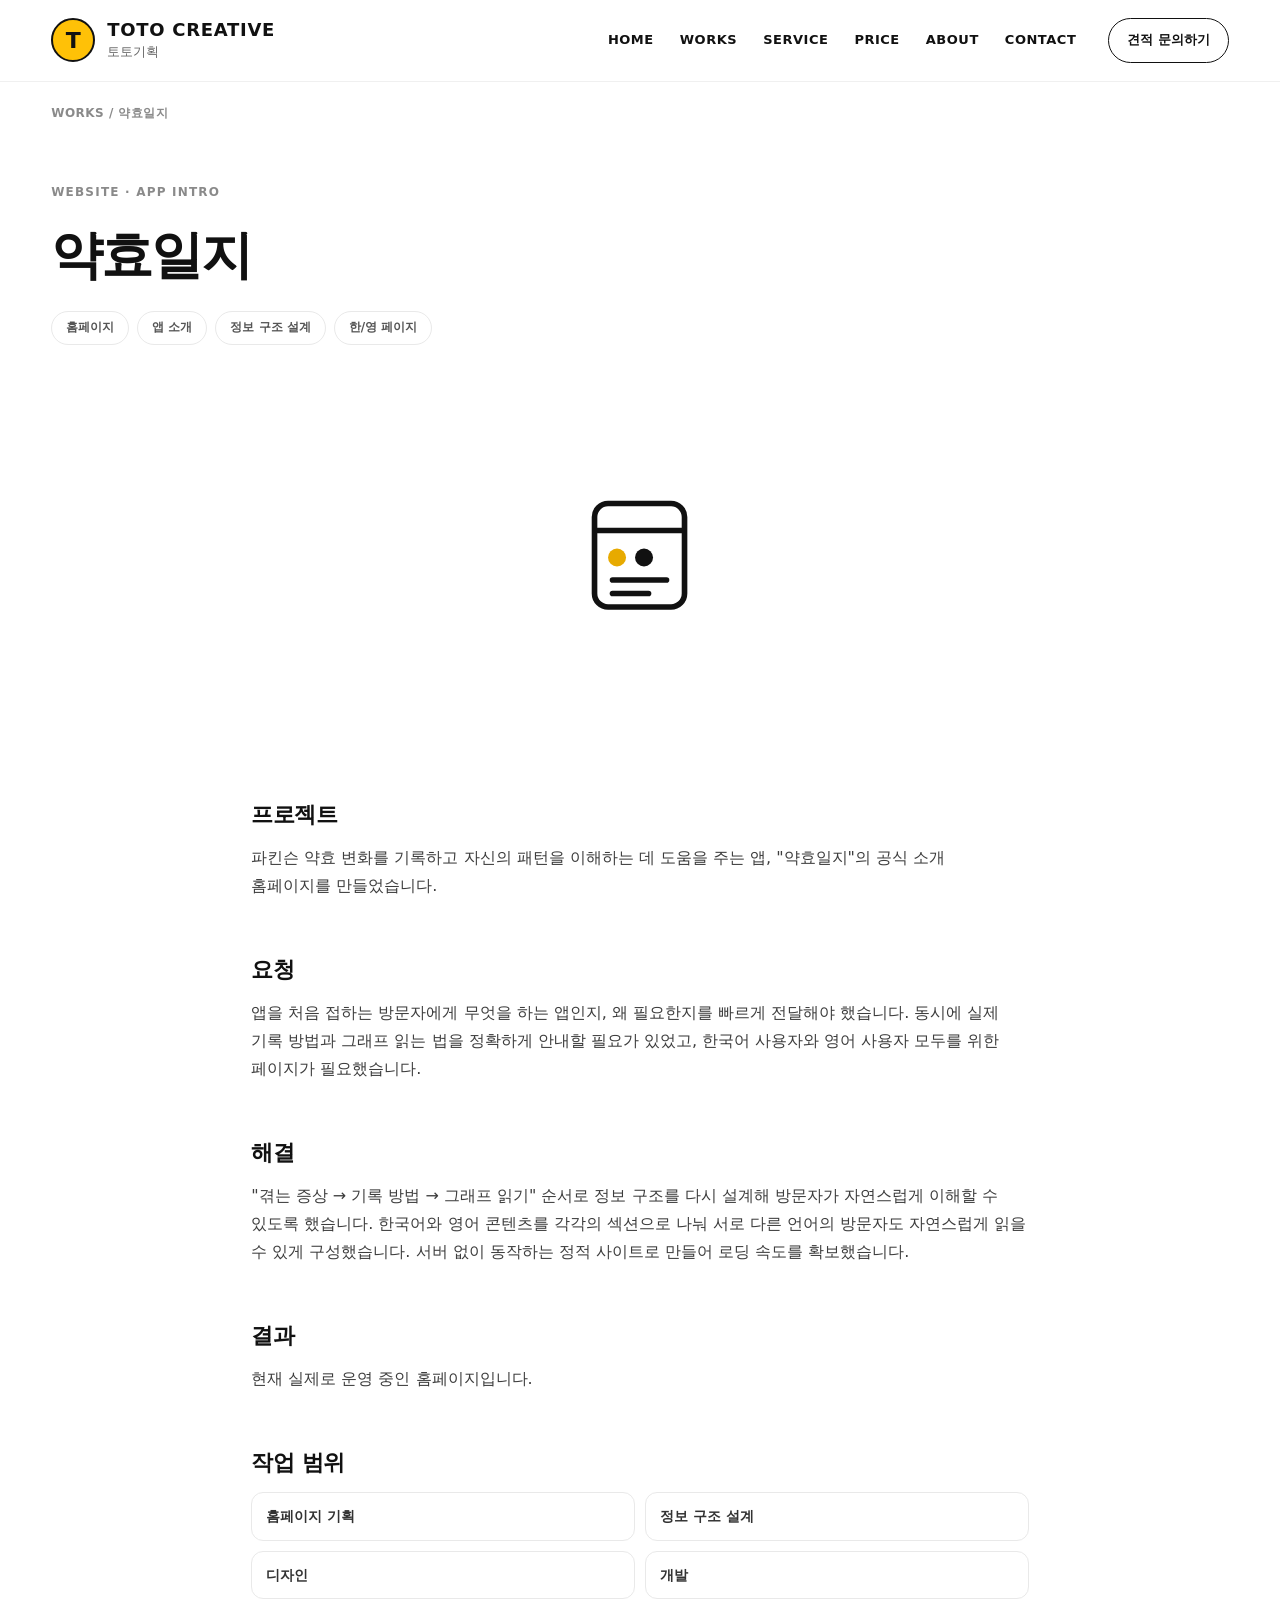
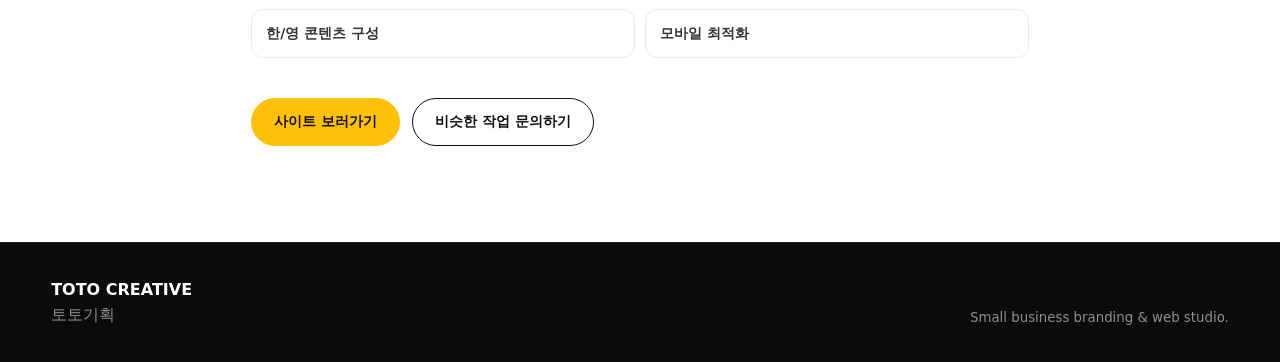
<file: works/yakhyo-diary.html>
<!doctype html>
<html lang="ko">
<head>
  <meta charset="utf-8" />
  <meta name="viewport" content="width=device-width, initial-scale=1" />
  <title>약효일지 | 작업 사례 | 토토기획</title>
  <meta name="description" content="파킨슨 복약 기록 앱 약효일지의 공식 홈페이지 제작 사례. 정보 구조 설계와 한/영 페이지 구성." />
  <link rel="canonical" href="https://luke777-cpu.github.io/toto-creative/works/yakhyo-diary.html" />
  <meta property="og:type" content="article" />
  <meta property="og:site_name" content="TOTO CREATIVE 토토기획" />
  <meta property="og:title" content="약효일지 | 작업 사례 | 토토기획" />
  <meta property="og:description" content="파킨슨 복약 기록 앱 약효일지의 공식 홈페이지 제작 사례." />
  <meta property="og:image" content="https://luke777-cpu.github.io/toto-creative/images/og/og-default.png" />
  <meta property="og:url" content="https://luke777-cpu.github.io/toto-creative/works/yakhyo-diary.html" />
  <meta name="twitter:card" content="summary_large_image" />
  <link rel="icon" href="../images/brand/favicon.svg" type="image/svg+xml" />
  <link rel="stylesheet" href="../styles.css" />
</head>
<body>
  <header class="site-header">
    <a class="brand" href="../index.html" aria-label="TOTO CREATIVE 홈">
      <span class="brand-mark">T</span>
      <span class="brand-copy"><strong>TOTO CREATIVE</strong><small>토토기획</small></span>
    </a>
    <nav class="nav" aria-label="주요 메뉴">
      <a href="../index.html">HOME</a><a href="index.html">WORKS</a><a href="../service.html">SERVICE</a><a href="../price.html">PRICE</a><a href="../about.html">ABOUT</a><a href="../contact.html">CONTACT</a>
    </nav>
    <a class="header-cta" href="../contact.html">견적 문의하기</a>
    <button class="nav-toggle" type="button" aria-label="메뉴 열기" aria-expanded="false" aria-controls="mobile-nav">
      <span></span><span></span><span></span>
    </button>
  </header>
  <nav id="mobile-nav" class="mobile-nav" aria-label="모바일 메뉴">
    <a href="../index.html">HOME</a><a href="index.html">WORKS</a><a href="../service.html">SERVICE</a><a href="../price.html">PRICE</a><a href="../about.html">ABOUT</a><a href="../contact.html">CONTACT</a>
    <a class="btn btn-primary" href="../contact.html">견적 문의하기</a>
  </nav>

  <nav class="breadcrumb"><a href="index.html">WORKS</a> / 약효일지</nav>

  <main>
    <section class="detail-hero">
      <p class="kind">WEBSITE · APP INTRO</p>
      <h1>약효일지</h1>
      <div class="tags"><span>홈페이지</span><span>앱 소개</span><span>정보 구조 설계</span><span>한/영 페이지</span></div>
    </section>
    <div class="detail-cover">
      <div class="cover c-diary">
        <svg viewBox="0 0 64 64" fill="none" aria-hidden="true">
          <rect x="12" y="10" width="40" height="46" rx="6" fill="#fff" stroke="#111" stroke-width="2.5"/>
          <line x1="12" y1="22" x2="52" y2="22" stroke="#111" stroke-width="2.5"/>
          <circle cx="22" cy="34" r="4" fill="#E7AA00"/>
          <circle cx="34" cy="34" r="4" fill="#111"/>
          <line x1="20" y1="44" x2="44" y2="44" stroke="#111" stroke-width="2.5" stroke-linecap="round"/>
          <line x1="20" y1="50" x2="36" y2="50" stroke="#111" stroke-width="2.5" stroke-linecap="round"/>
        </svg>
      </div>
    </div>

    <div class="detail-body">
      <div class="detail-block">
        <h2>프로젝트</h2>
        <p>파킨슨 약효 변화를 기록하고 자신의 패턴을 이해하는 데 도움을 주는 앱, "약효일지"의 공식 소개 홈페이지를 만들었습니다.</p>
      </div>
      <div class="detail-block">
        <h2>요청</h2>
        <p>앱을 처음 접하는 방문자에게 무엇을 하는 앱인지, 왜 필요한지를 빠르게 전달해야 했습니다. 동시에 실제 기록 방법과 그래프 읽는 법을 정확하게 안내할 필요가 있었고, 한국어 사용자와 영어 사용자 모두를 위한 페이지가 필요했습니다.</p>
      </div>
      <div class="detail-block">
        <h2>해결</h2>
        <p>"겪는 증상 → 기록 방법 → 그래프 읽기" 순서로 정보 구조를 다시 설계해 방문자가 자연스럽게 이해할 수 있도록 했습니다. 한국어와 영어 콘텐츠를 각각의 섹션으로 나눠 서로 다른 언어의 방문자도 자연스럽게 읽을 수 있게 구성했습니다. 서버 없이 동작하는 정적 사이트로 만들어 로딩 속도를 확보했습니다.</p>
      </div>
      <div class="detail-block">
        <h2>결과</h2>
        <p>현재 실제로 운영 중인 홈페이지입니다.</p>
      </div>
      <div class="detail-block">
        <h2>작업 범위</h2>
        <ul class="scope-list">
          <li>홈페이지 기획</li>
          <li>정보 구조 설계</li>
          <li>디자인</li>
          <li>개발</li>
          <li>한/영 콘텐츠 구성</li>
          <li>모바일 최적화</li>
        </ul>
      </div>
    </div>
    <div class="detail-cta">
      <a class="btn btn-primary" href="https://luke777-cpu.github.io/parkinson/" target="_blank" rel="noopener">사이트 보러가기</a>
      <a class="btn btn-ghost" href="../contact.html">비슷한 작업 문의하기</a>
    </div>
  </main>

  <footer><div><strong>TOTO CREATIVE</strong><span>토토기획</span></div><small>Small business branding &amp; web studio.</small></footer>
  <script src="../script.js"></script>
</body>
</html>
</file>
<file: styles.css>
:root{--ink:#111;--muted:#666;--line:#e9e9e9;--paper:#fff;--soft:#f7f7f5;--yellow:#ffc107;--yellow2:#ffcc33;--radius:24px;--max:1440px}*{box-sizing:border-box}html{scroll-behavior:smooth}body{margin:0;font-family:Inter,Pretendard,"Noto Sans KR",system-ui,-apple-system,BlinkMacSystemFont,"Segoe UI",sans-serif;color:var(--ink);background:var(--paper);line-height:1.6;word-break:keep-all;overflow-wrap:break-word}a{color:inherit;text-decoration:none}.site-header{position:sticky;top:0;z-index:20;display:grid;grid-template-columns:1fr auto auto;align-items:center;gap:32px;padding:18px 4vw;background:rgba(255,255,255,.9);backdrop-filter:blur(16px);border-bottom:1px solid rgba(0,0,0,.06)}.brand{display:flex;align-items:center;gap:12px}.brand-mark{display:grid;place-items:center;width:44px;height:44px;border-radius:50%;background:var(--yellow);font-weight:900;font-size:22px;border:2px solid var(--ink)}.brand-copy{display:flex;flex-direction:column;line-height:1.05}.brand-copy strong{font-size:18px;letter-spacing:.04em}.brand-copy small{margin-top:5px;color:var(--muted)}.nav{display:flex;gap:26px;font-size:13px;font-weight:800;letter-spacing:.04em}.nav a{position:relative}.nav a:after{content:"";position:absolute;left:0;right:100%;bottom:-6px;height:2px;background:var(--yellow);transition:.25s}.nav a:hover:after{right:0}.header-cta,.btn{display:inline-flex;align-items:center;justify-content:center;border-radius:999px;font-weight:800;transition:.2s}.header-cta{padding:11px 18px;border:1px solid var(--ink);font-size:13px}.header-cta:hover{background:var(--ink);color:#fff}.hero{min-height:74vh;display:grid;grid-template-columns:1.02fr 1.35fr;max-width:var(--max);margin:0 auto;padding:38px 4vw 56px;gap:48px;align-items:stretch}.hero-copy{display:flex;flex-direction:column;justify-content:center}.eyebrow{margin:0 0 14px;font-size:12px;font-weight:900;letter-spacing:.12em;color:#7a7a7a}.hero h1{font-size:clamp(48px,6vw,96px);line-height:1.02;letter-spacing:-.055em;margin:0 0 28px}.hero-line{display:block;color:inherit}.hero h1 em{color:#e7aa00;font-style:normal}.hero-desc{font-size:18px;color:#4d4d4d;margin:0 0 34px}.hero-actions{display:flex;gap:12px;flex-wrap:wrap}.btn{min-height:48px;padding:0 22px;border:1px solid var(--ink);font-size:14px;cursor:pointer}.btn-primary{background:var(--yellow);border-color:var(--yellow)}.btn-primary:hover{transform:translateY(-2px);box-shadow:0 10px 26px rgba(0,0,0,.12)}.btn-ghost{background:#fff}.hero-visual{position:relative;min-height:560px;border-radius:32px;overflow:hidden;background:linear-gradient(180deg,rgba(0,0,0,.05),rgba(0,0,0,.35)),radial-gradient(circle at 70% 35%,rgba(255,193,7,.45),transparent 30%),linear-gradient(135deg,#d9d0c3 0%,#8c745e 42%,#2f271f 100%)}.hero-visual:before{content:"";position:absolute;inset:0;background:linear-gradient(90deg,rgba(255,255,255,.18),transparent 35%),repeating-linear-gradient(90deg,transparent 0 120px,rgba(255,255,255,.06) 121px 122px)}.hero-visual:after{content:"";position:absolute;left:14%;right:12%;bottom:16%;height:28%;background:linear-gradient(180deg,#b7895f,#6c4a2d);border-radius:12px 12px 2px 2px;box-shadow:0 -100px 0 -70px rgba(255,255,255,.12),0 -170px 0 -132px rgba(255,255,255,.08)}.visual-card{position:absolute;z-index:2;left:28px;bottom:28px;padding:18px 20px;border-radius:18px;background:rgba(255,255,255,.92);backdrop-filter:blur(10px);display:flex;flex-direction:column}.visual-card span{font-size:11px;font-weight:900;letter-spacing:.12em;color:#777}.visual-card strong{font-size:26px;line-height:1.1;margin:4px 0}.visual-card small{color:#666}.section{max-width:var(--max);margin:0 auto;padding:96px 4vw;border-top:1px solid var(--line)}.section-head{display:grid;grid-template-columns:1fr minmax(280px,560px);gap:48px;align-items:end;margin-bottom:42px}.section h2{font-size:clamp(34px,4vw,64px);line-height:1.08;letter-spacing:-.045em;margin:0}.section-head>p{margin:0;color:#666;font-size:16px}.work-grid{display:grid;grid-template-columns:1.1fr 1fr 1fr;gap:18px}.work-card{height:430px;border-radius:24px;position:relative;overflow:hidden;background:#222}.work-card:before{content:"";position:absolute;inset:0;transition:.4s;transform:scale(1.01)}.work-card:hover:before{transform:scale(1.06)}.work-card.cafe:before{background:linear-gradient(180deg,transparent,rgba(0,0,0,.58)),linear-gradient(135deg,#2b241f,#9c6a3f 55%,#e0b47f)}.work-card.clinic:before{background:linear-gradient(180deg,transparent,rgba(0,0,0,.38)),linear-gradient(135deg,#eef1ec,#c9d2cb 55%,#7f9587)}.work-card.stay:before{background:linear-gradient(180deg,transparent,rgba(0,0,0,.62)),linear-gradient(135deg,#1d2a24,#355444 55%,#bc8d57)}.work-overlay{position:absolute;z-index:2;left:24px;right:24px;bottom:24px;color:#fff}.work-overlay span{font-size:11px;font-weight:900;letter-spacing:.14em}.work-overlay h3{font-size:28px;margin:5px 0 0}.work-overlay p{margin:2px 0 0;opacity:.82}.service{background:var(--soft);max-width:none;padding-left:max(4vw,calc((100vw - var(--max))/2 + 4vw));padding-right:max(4vw,calc((100vw - var(--max))/2 + 4vw))}.service-grid{display:grid;grid-template-columns:repeat(4,1fr);gap:14px}.service-card{background:#fff;border:1px solid var(--line);border-radius:20px;padding:28px;min-height:260px}.service-card b{display:inline-grid;place-items:center;width:38px;height:38px;border-radius:50%;background:var(--yellow);font-size:12px}.service-card h3{font-size:22px;margin:26px 0 10px}.service-card p{color:#666;margin:0}.price-grid{display:grid;grid-template-columns:repeat(3,1fr);gap:18px}.price-card{border:1px solid var(--line);border-radius:24px;padding:30px}.price-card span{font-size:11px;font-weight:900;letter-spacing:.12em;color:#777}.price-card h3{font-size:25px;margin:16px 0 4px}.price-card strong{font-size:34px;letter-spacing:-.04em}.price-card p{color:#666}.price-card.featured{background:var(--ink);color:#fff;border-color:var(--ink);transform:translateY(-10px)}.price-card.featured span,.price-card.featured p{color:#d9d9d9}.about{display:grid;grid-template-columns:1fr 1fr;gap:90px;align-items:start}.about>p{font-size:24px;line-height:1.65;margin:0;color:#3d3d3d}.contact{display:grid;grid-template-columns:1fr 1fr;gap:72px;background:#111;color:#fff;max-width:none;padding-left:max(4vw,calc((100vw - var(--max))/2 + 4vw));padding-right:max(4vw,calc((100vw - var(--max))/2 + 4vw))}.contact .eyebrow{color:#aaa}.contact>div>p:last-child{color:#bbb}.contact-form{display:grid;gap:16px}.contact-form label{display:grid;gap:7px;font-size:13px;font-weight:700}.contact-form input,.contact-form select,.contact-form textarea{width:100%;border:1px solid #393939;background:#1b1b1b;color:#fff;border-radius:12px;padding:14px 15px;font:inherit}.contact-form textarea{resize:vertical}footer{display:flex;justify-content:space-between;align-items:end;gap:20px;padding:34px 4vw;background:#0b0b0b;color:#fff;border-top:1px solid #262626}footer div{display:flex;flex-direction:column}footer span,footer small{color:#8f8f8f}.reveal{opacity:0;transform:translateY(24px);transition:.7s ease}.reveal.show{opacity:1;transform:none}.nav-toggle{display:none;width:40px;height:40px;border:1px solid var(--ink);border-radius:50%;background:#fff;padding:0;cursor:pointer;flex-direction:column;align-items:center;justify-content:center;gap:5px}.nav-toggle span{display:block;width:16px;height:2px;background:var(--ink);transition:.25s}.nav-toggle.open span:nth-child(1){transform:translateY(7px) rotate(45deg)}.nav-toggle.open span:nth-child(2){opacity:0}.nav-toggle.open span:nth-child(3){transform:translateY(-7px) rotate(-45deg)}.mobile-nav{display:none;position:sticky;top:81px;z-index:19;flex-direction:column;background:#fff;border-bottom:1px solid var(--line);padding:8px 4vw 18px}.mobile-nav.open{display:flex}.mobile-nav a{padding:14px 4px;font-size:15px;font-weight:800;letter-spacing:.02em;border-bottom:1px solid var(--line)}.mobile-nav .btn{margin-top:16px}@media(max-width:980px){.site-header{grid-template-columns:1fr auto}.nav,.header-cta{display:none}.nav-toggle{display:flex}.hero{grid-template-columns:1fr;min-height:auto;padding-top:54px}.hero-visual{min-height:440px}.work-grid{grid-template-columns:1fr 1fr}.work-card:first-child{grid-column:1/-1}.service-grid{grid-template-columns:1fr 1fr}.price-grid{grid-template-columns:1fr}.price-card.featured{transform:none}.section-head,.about,.contact{grid-template-columns:1fr;gap:30px}}@media(max-width:640px){.site-header{padding:13px 18px}.mobile-nav{top:67px;padding:8px 18px 18px}.brand-copy strong{font-size:15px}.brand-copy small{font-size:11px}.hero{padding:34px 20px 44px;gap:26px}.hero h1{font-size:40px;line-height:1.02;letter-spacing:-.055em}.hero-desc{font-size:16px}.hero-visual{min-height:360px;border-radius:22px}.section{padding:70px 20px}.work-grid,.service-grid{grid-template-columns:1fr}.work-card:first-child{grid-column:auto}.work-card{height:340px}.service,.contact{padding-left:20px;padding-right:20px}.section h2{font-size:40px}.about>p{font-size:20px}footer{padding:28px 20px;align-items:start;flex-direction:column}}

/* ===== v1: inner pages, works, service, price, about, contact, 404 ===== */
.nav a[aria-current="page"]{color:#000}
.nav a[aria-current="page"]:after{right:0}
.mobile-nav a[aria-current="page"]{color:#000;font-weight:900}

.page-hero{max-width:var(--max);margin:0 auto;padding:56px 4vw 40px}
.page-hero .eyebrow{margin-bottom:12px}
.page-hero h1{font-size:clamp(32px,4.6vw,58px);line-height:1.08;letter-spacing:-.04em;margin:0 0 16px}
.page-hero p{font-size:17px;color:#555;max-width:640px;margin:0}
.breadcrumb{max-width:var(--max);margin:0 auto;padding:22px 4vw 0;font-size:12px;font-weight:800;letter-spacing:.04em;color:#8a8a8a}
.breadcrumb a{color:#8a8a8a}
.breadcrumb a:hover{color:var(--ink)}

/* WORKS list */
.works-grid{display:grid;grid-template-columns:repeat(3,1fr);gap:20px;max-width:var(--max);margin:0 auto;padding:0 4vw 100px}
.work-tile{display:flex;flex-direction:column;border:1px solid var(--line);border-radius:24px;overflow:hidden;background:#fff;transition:.25s}
.work-tile:hover{box-shadow:0 16px 34px rgba(0,0,0,.1);transform:translateY(-4px)}
.work-tile .cover{height:220px;display:flex;align-items:center;justify-content:center}
.work-tile .cover svg{width:64%;height:64%}
.work-tile .cover.c-diary{background:linear-gradient(150deg,#fff3c4,#ffc107 70%)}
.work-tile .cover.c-house{background:linear-gradient(150deg,#e3efe6,#7f9587 75%)}
.work-tile .cover.c-memorial{background:linear-gradient(150deg,#eef0f4,#9aa6c2 75%)}
.work-tile .body{padding:22px 22px 26px;display:flex;flex-direction:column;gap:8px;flex:1}
.work-tile .kind{font-size:11px;font-weight:900;letter-spacing:.1em;color:#8a8a8a}
.work-tile h3{margin:0;font-size:22px}
.work-tile .desc{margin:0;color:#666;font-size:14px;flex:1}
.work-tile .more{font-size:13px;font-weight:800}
.work-tile .more:after{content:" →"}

/* WORKS detail */
.detail-hero{max-width:var(--max);margin:0 auto;padding:48px 4vw 0}
.detail-hero .kind{font-size:12px;font-weight:900;letter-spacing:.1em;color:#8a8a8a}
.detail-hero h1{font-size:clamp(30px,4.4vw,52px);margin:10px 0 14px;letter-spacing:-.04em}
.detail-hero .tags{display:flex;gap:8px;flex-wrap:wrap;margin:0 0 28px}
.detail-hero .tags span{border:1px solid var(--line);border-radius:999px;padding:6px 14px;font-size:12px;font-weight:700;color:#555}
.detail-cover{max-width:var(--max);margin:0 auto;padding:0 4vw}
.detail-cover .cover{border-radius:28px;height:360px;display:flex;align-items:center;justify-content:center}
.detail-cover .cover svg{width:40%;height:40%}
.detail-body{max-width:880px;margin:0 auto;padding:64px 4vw 40px;display:grid;gap:52px}
.detail-block h2{font-size:22px;margin:0 0 12px;letter-spacing:-.02em}
.detail-block p{margin:0;color:#3d3d3d;font-size:16px;line-height:1.75}
.scope-list{list-style:none;margin:0;padding:0;display:grid;grid-template-columns:repeat(2,1fr);gap:10px}
.scope-list li{border:1px solid var(--line);border-radius:12px;padding:12px 14px;font-size:14px;font-weight:700;color:#333}
.detail-cta{max-width:880px;margin:0 auto;padding:0 4vw 96px;display:flex;gap:12px;flex-wrap:wrap}

/* SERVICE */
.service-page-grid{display:grid;grid-template-columns:repeat(2,1fr);gap:18px;max-width:var(--max);margin:0 auto;padding:0 4vw 100px}
.service-block{border:1px solid var(--line);border-radius:24px;padding:32px}
.service-block .num{display:inline-grid;place-items:center;width:38px;height:38px;border-radius:50%;background:var(--yellow);font-size:12px;font-weight:900;margin-bottom:18px}
.service-block h2{font-size:24px;margin:0 0 6px}
.service-block>p{color:#666;margin:0 0 18px}
.service-block ul{list-style:none;margin:0;padding:0;display:grid;grid-template-columns:1fr 1fr;gap:8px}
.service-block li{font-size:14px;color:#333;padding:8px 0;border-top:1px solid var(--line)}
.service-block.package{background:var(--ink);color:#fff;border-color:var(--ink);grid-column:1/-1}
.service-block.package .num{background:var(--yellow)}
.service-block.package>p{color:#c9c9c9}
.service-block.package li{color:#eee;border-top-color:#2c2c2c}

/* PRICE */
.price-page-grid{display:grid;grid-template-columns:repeat(4,1fr);gap:16px;max-width:var(--max);margin:0 auto;padding:0 4vw 40px}
.price-page-grid .price-card{display:flex;flex-direction:column;min-height:260px}
.price-page-grid .price-card ul{list-style:none;margin:16px 0 0;padding:0;display:grid;gap:8px;flex:1}
.price-page-grid .price-card li{font-size:13px;color:#666;padding-left:16px;position:relative}
.price-page-grid .price-card li:before{content:"·";position:absolute;left:2px}
.price-page-grid .price-card.featured li{color:#d9d9d9}
.price-note{max-width:var(--max);margin:0 auto;padding:0 4vw 100px}
.price-note p{color:#777;font-size:14px;border-top:1px solid var(--line);padding-top:22px}

/* ABOUT */
.about-values{display:grid;grid-template-columns:repeat(3,1fr);gap:18px;max-width:var(--max);margin:0 auto;padding:20px 4vw 90px}
.value-card{border:1px solid var(--line);border-radius:24px;padding:30px}
.value-card h3{font-size:20px;margin:0 0 10px}
.value-card p{margin:0;color:#666;font-size:15px;line-height:1.7}
.team-section{background:var(--soft);padding:80px 4vw}
.team-inner{max-width:var(--max);margin:0 auto}
.team-grid{display:grid;grid-template-columns:repeat(4,1fr);gap:16px;margin-top:36px}
.team-card{background:#fff;border:1px solid var(--line);border-radius:20px;padding:26px 22px;text-align:center}
.team-card .avatar{width:64px;height:64px;border-radius:50%;margin:0 auto 14px;display:grid;place-items:center;background:var(--yellow);font-weight:900;font-size:22px}
.team-card.toto .avatar{background:#fff3c4}
.team-card h4{margin:0 0 4px;font-size:15px}
.team-card small{color:#777;font-size:12px}
.about-toto-point{display:flex;align-items:center;gap:16px;max-width:var(--max);margin:0 auto;padding:0 4vw 90px}
.about-toto-point img,.about-toto-point svg{width:56px;height:56px;flex:none}
.about-toto-point p{margin:0;font-size:15px;color:#555}

/* CONTACT page (full page, not section) */
.contact-page{max-width:var(--max);margin:0 auto;padding:20px 4vw 100px;display:grid;grid-template-columns:1fr 1fr;gap:56px;align-items:start}
.contact-info{display:grid;gap:22px}
.contact-info h2{font-size:26px;margin:0}
.contact-info p{margin:0;color:#555;font-size:15px;line-height:1.7}
.contact-channels{display:grid;gap:10px;margin-top:6px}
.contact-channel{display:flex;align-items:center;gap:12px;border:1px solid var(--line);border-radius:16px;padding:14px 16px;font-size:14px;font-weight:700}
.contact-channel span.ico{width:34px;height:34px;border-radius:50%;background:var(--soft);display:grid;place-items:center;font-size:15px}
.privacy-note{font-size:12px;color:#888;line-height:1.6;border-top:1px solid var(--line);padding-top:16px}
.contact-toto{display:flex;gap:14px;align-items:center;margin-top:8px}
.contact-toto svg{width:52px;height:52px;flex:none}
.contact-toto p{margin:0;font-size:14px;color:#555}
.form-status{font-size:13px;font-weight:700;min-height:18px}
.form-status.ok{color:#1b7a3d}
.form-status.err{color:#c0392b}
@media(max-width:980px){
  .works-grid{grid-template-columns:1fr 1fr;padding-bottom:70px}
  .service-page-grid{grid-template-columns:1fr}
  .price-page-grid{grid-template-columns:1fr 1fr}
  .about-values{grid-template-columns:1fr}
  .team-grid{grid-template-columns:1fr 1fr}
  .contact-page{grid-template-columns:1fr}
  .scope-list{grid-template-columns:1fr}
}
@media(max-width:640px){
  .works-grid{grid-template-columns:1fr;padding:0 20px 60px}
  .price-page-grid{grid-template-columns:1fr;padding:0 20px 30px}
  .price-note,.about-values,.detail-body,.detail-cta,.service-page-grid,.contact-page{padding-left:20px;padding-right:20px}
  .team-grid{grid-template-columns:1fr 1fr}
  .team-section{padding:60px 20px}
  .page-hero,.detail-hero,.detail-cover,.breadcrumb{padding-left:20px;padding-right:20px}
  .detail-cover .cover{height:220px}
  .service-block ul{grid-template-columns:1fr}
}

/* 404 */
.notfound{min-height:70vh;display:flex;flex-direction:column;align-items:center;justify-content:center;text-align:center;padding:80px 20px;gap:20px}
.notfound svg{width:120px;height:120px}
.notfound h1{font-size:clamp(28px,5vw,44px);margin:0;letter-spacing:-.03em}
.notfound p{margin:0;color:#666;font-size:16px}
</file>
